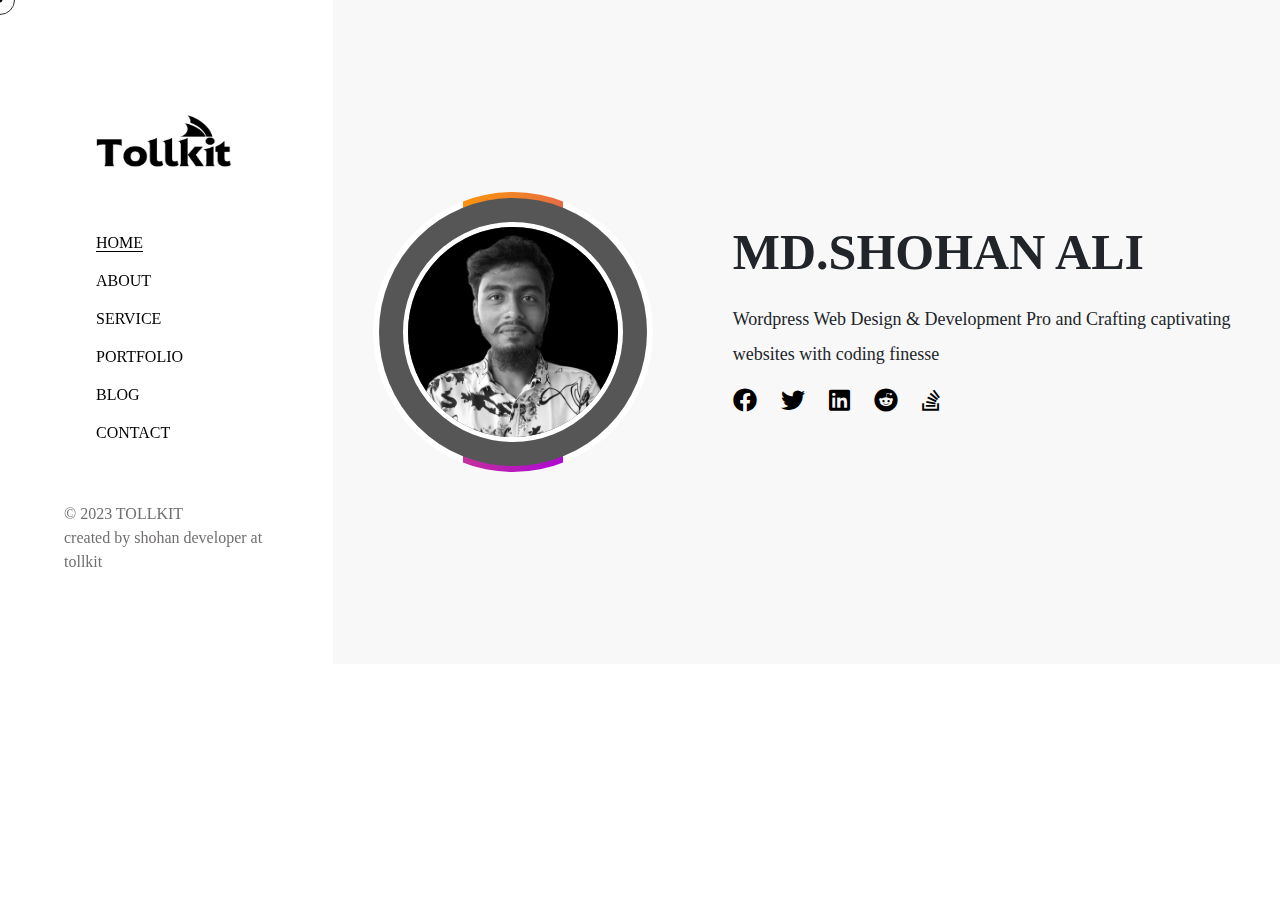
<file: portfolio/index.html>
<!DOCTYPE html>
<html lang="en">
<head>
    <meta charset="UTF-8">
    <meta http-equiv="X-UA-Compatible" content="IE=edge">
    <meta name="viewport" content="width=device-width, initial-scale=1.0">
    <title>Tollkit</title>
     <!--bootstrap cdn -->
     <link rel="stylesheet" href="css/bootstrap.min.css">
    <!-- font awasom cdn -->
    <link rel="stylesheet" href="css/all.min.css">
    <link rel="stylesheet" href="css/fontawesome.min.css">

    <!--custome style sheet-->
    <link rel="stylesheet" href="css/style.css">

</head>
<body>
<!-- mobile navber section start -->
<nav class="navbar navbar-expand-lg navbar-light bg-white" id="mobile_nav">
    <img src="img/logo.png" alt="" srcset="" class="logo_nav">
    <button class="navbar-toggler mt-3" type="button" data-bs-toggle="collapse" data-bs-target="#navbarSupportedContent" aria-controls="navbarSupportedContent" aria-label="Toggle navigation" id="mobile_icon">
        <span class="navbar-toggler-icon " ></span>
      </button>
    <div class="collapse navbar-collapse" id="navbarSupportedContent">
      <ul class="navbar-nav mb-2 mb-lg-0">
        <li class="nav-item">
          <a class="nav-link active" aria-current="page" href="index.html">HOME</a>
        </li>
        <li class="nav-item">
          <a class="nav-link active" aria-current="page" href="about.html">ABOUT</a>
        </li>
        <li class="nav-item">
          <a class="nav-link active" aria-current="page" href="service.html">SERVICE</a>
        </li>
        <li class="nav-item">
          <a class="nav-link active" aria-current="page" href="portfolio.html">PORTFOLIO</a>
        </li>
        <li class="nav-item">
          <a class="nav-link active" aria-current="page" href="blog.html">BLOG</a>
        </li>
        <li class="nav-item">
          <a class="nav-link active" aria-current="page" href="contact.html">CONTACT</a>
        </li>

      </ul>
    </div>
</nav>
<!-- mobile navber section stop -->





    <section style="height: auto; width:25%; background-color:#fff;">
        <div class="sideber">
            <img src="img/logo.png" alt="" srcset="" class="logo">
            <div class="menu">
                <ul class="menu_list">
                    <li class="menu_iteem"><a href="index.html"style="border-bottom: 1px solid black; width: 50px;">HOME</a></li>
                    <li class="menu_iteem"><a href="about.html">ABOUT</a></li>
                    <li class="menu_iteem"><a href="service.html">SERVICE</a></li>
                    <li class="menu_iteem"><a href="portfolio.html">PORTFOLIO</a></li>
                    <li class="menu_iteem"><a href="blog.html">BLOG</a></li>
                    <li class="menu_iteem"><a href="contact.html">CONTACT</a></li>
                </ul>
            </div>
            <div class="copyright">
                <p>
                    © 2023 TOLLKIT <br> created by shohan developer at <br> tollkit
                </p>
            </div>    
        </div>
    </section>
<!--second section start-->
    <section class="second_section">
        <div class="home_section">
            <!--image aniamtion-->
            <div class="image_animation">
                <div class="img_box">
                  <img src="img/shohan-web.jpg" alt="" >
                  <h2>Shohan Ali<br><span>Web designer</span></h2>
                  <a href="">Hire Me</a>
                </div>
              </div>
               <!--image aniamtion stop-->
        </div>
               <!--second section second depertment start-->
        <div class="text_section">
            <h1 class="text_sectionHead">MD.SHOHAN ALI</h1>
            <p>Wordpress Web Design & Development Pro and Crafting captivating websites with coding finesse</p>
                
        </div>
       <div class="social_icon">
           <a href=""><i class="fa-brands fa-facebook"></i></a>
           <a href=""><i class="fa-brands fa-twitter"></i></a>
           <a href=""><i class="fa-brands fa-linkedin"></i></a>
           <a href=""><i class="fa-brands fa-reddit"></i></a>
           <a href=""><i class="fa-brands fa-stack-overflow"></i></a>
       </div>
    </section>

    

<!-- coourser effect start  -->
<div class="cursor_one"></div>
<div class="cursor_two"></div>

<!--  coourser effect stop  -->
 
  <!--bootstrap js-->
<script src="js/bootstrap.bundle.min.js"></script>
<!-- custome style js   -->
<script src="js/style.js"></script>
    
</body>
</html>
</file>
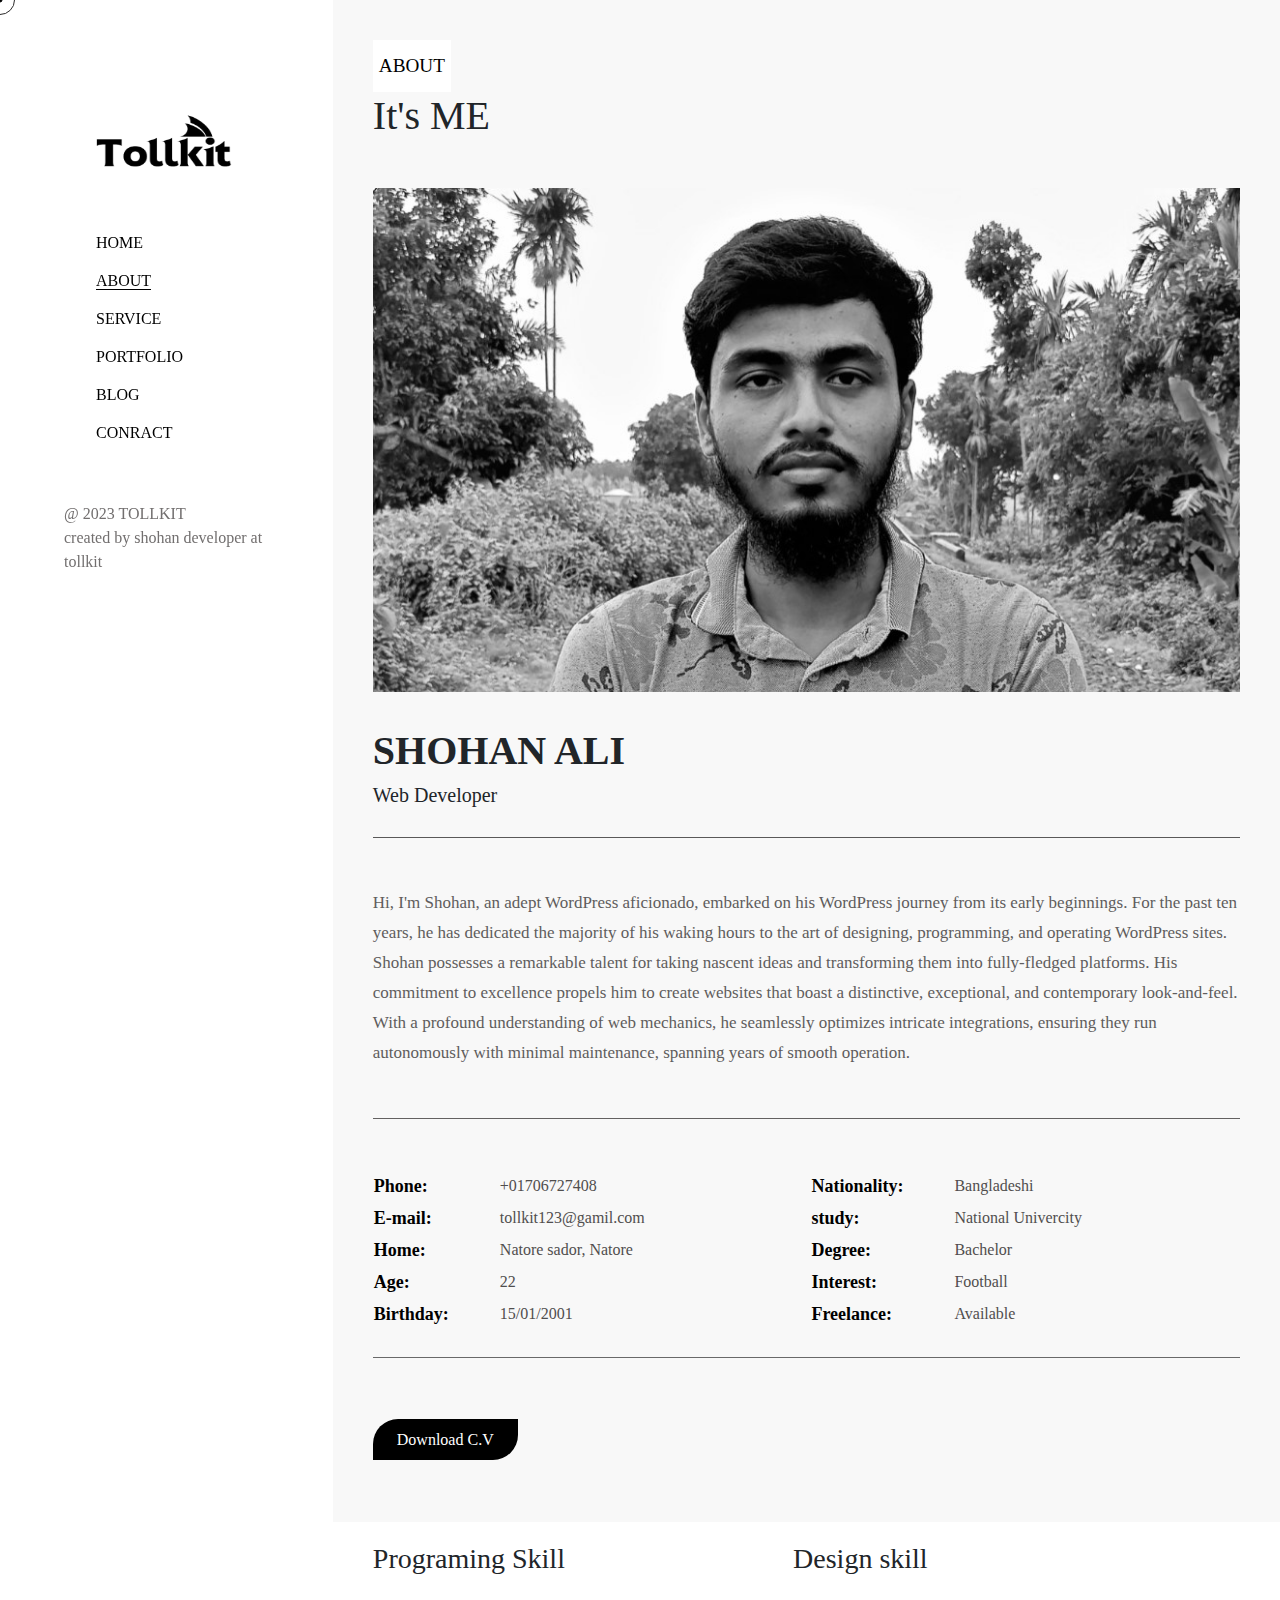
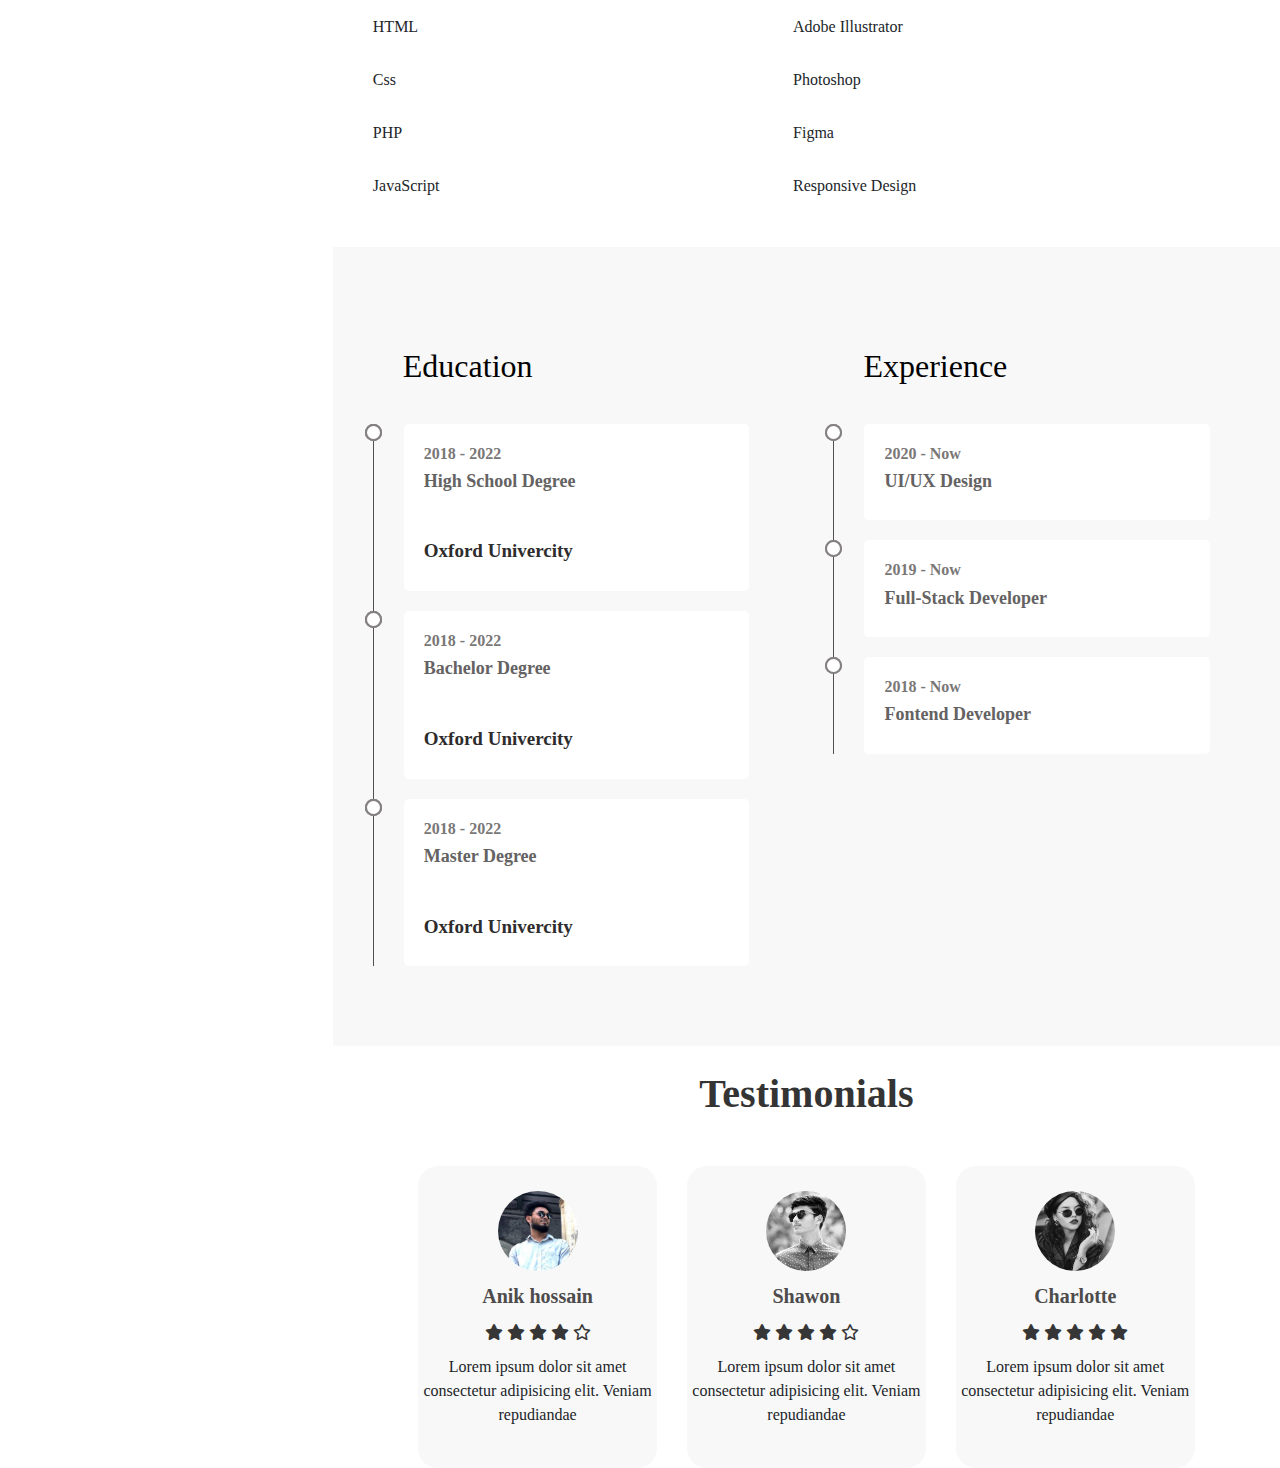
<file: portfolio/about.html>
<!DOCTYPE html>
<html lang="en">
<head>
    <meta charset="UTF-8">
    <meta http-equiv="X-UA-Compatible" content="IE=edge">
    <meta name="viewport" content="width=device-width, initial-scale=1.0">
    <title>Tollkit</title>
     <!--bootstrap cdn -->
     <link rel="stylesheet" href="css/bootstrap.min.css">
    <!-- font awasom cdn -->
    <link rel="stylesheet" href="css/all.min.css">
    <link rel="stylesheet" href="css/fontawesome.min.css">

    <!--coustome css-->
    <link rel="stylesheet" href="css/style.css">

</head>
<body> 
    <!-- mobile navber section start -->
<nav class="navbar navbar-expand-lg navbar-light bg-white" id="mobile_nav">
    <img src="img/logo.png" alt="" srcset="" class="logo_nav">
    <button class="navbar-toggler mt-3" type="button" data-bs-toggle="collapse" data-bs-target="#navbarSupportedContent" aria-controls="navbarSupportedContent" aria-label="Toggle navigation" id="mobile_icon">
        <span class="navbar-toggler-icon " ></span>
      </button>
    <div class="collapse navbar-collapse" id="navbarSupportedContent">
      <ul class="navbar-nav mb-2 mb-lg-0">
        <li class="nav-item">
          <a class="nav-link active" aria-current="page" href="index.html">HOME</a>
        </li>
        <li class="nav-item">
          <a class="nav-link active" aria-current="page" href="about.html">ABOUT</a>
        </li>
        <li class="nav-item">
          <a class="nav-link active" aria-current="page" href="service.html">SERVICE</a>
        </li>
        <li class="nav-item">
          <a class="nav-link active" aria-current="page" href="portfolio.html">PORTFOLIO</a>
        </li>
        <li class="nav-item">
          <a class="nav-link active" aria-current="page" href="blog.html">BLOG</a>
        </li>
        <li class="nav-item">
          <a class="nav-link active" aria-current="page" href="contact.html">CONTACT</a>
        </li>

      </ul>
    </div>
</nav>
<!-- mobile navber section stop -->


    <section style="height: auto; width: 25%; background-color:#fff;">
        <div class="sideber">
            <img src="img/logo.png" alt="" srcset="" class="logo">
            <div class="menu">
                <ul class="menu_list">
                    <li class="menu_iteem"><a href="index.html">HOME</a></li>
                    <li class="menu_iteem"><a href="about.html" style="border-bottom: 1px solid black; width: 50px;">ABOUT</a></li>
                    <li class="menu_iteem"><a href="service.html">SERVICE</a></li>
                    <li class="menu_iteem"><a href="portfolio.html">PORTFOLIO</a></li>
                    <li class="menu_iteem"><a href="blog.html">BLOG</a></li>
                    <li class="menu_iteem"><a href="contact.html">CONRACT</a></li>
                </ul>
            </div>
            <div class="copyright">
                <p>
                    @ 2023 TOLLKIT <br>
                    created by shohan developer at <br> tollkit
                </p>
            </div>    
        </div>
    </section>

<!--about section start-->
    <div class="about_section">
        <div class="simple_text">
            <button style="background-color: #fff; border: none; font-size:larger;">ABOUT</button>
            <h1>It's ME</h1>
        </div>
        <!-- image section start -->
        <div class="about_img">
            <img src="img/about img.jpg" alt="">
        </div>
        <!-- image section stop -->
        <div class=" simple_text2">
            <h1>SHOHAN ALI</h1><h6>Web Developer</h6>
            <p>Hi, I'm Shohan, an adept WordPress aficionado, embarked on his WordPress journey from its early beginnings. For the past ten years, he has dedicated the majority of his waking hours to the art of designing, programming, and operating WordPress sites. <br>
                 Shohan possesses a remarkable talent for taking nascent ideas and transforming them into fully-fledged platforms. His commitment to excellence propels him to create websites that boast a distinctive, exceptional, and contemporary look-and-feel. With a profound understanding of web mechanics, he seamlessly optimizes intricate integrations, ensuring they run autonomously with minimal maintenance, spanning years of smooth operation.</p>
        </div>

        <div style="border-bottom: 1px solid rgb(105, 105, 105); padding-bottom: 20px;">
            <div class="first_t">
                <table >
                    <tr><td class="data1">Phone: </td><td class="data2">+01706727408</td></tr>
                    <tr><td  class="data1">E-mail: </td><td class="data2">tollkit123@gamil.com</td></tr>
                    <tr><td  class="data1">Home: </td><td class="data2">Natore sador, Natore</td></tr>
                    <tr><td  class="data1">Age: </td><td class="data2">22</td></tr>
                    <tr><td  class="data1">Birthday: </td><td class="data2"> 15/01/2001</td></tr>
                </table>
            </div>
            <div class="second_t">
                <table>
                    <tr><td class="data1">Nationality: </td><td class="data2"> Bangladeshi</td></tr>
                    <tr><td class="data1">study: </td><td class="data2">National Univercity</td></tr>
                    <tr><td class="data1">Degree: </td><td class="data2">Bachelor</td></tr>
                    <tr><td class="data1">Interest: </td><td class="data2">Football</td></tr>
                    <tr><td class="data1"> Freelance: </td><td class="data2">Available</td></tr>
                </table>
            </div>
        </div>
        <div class="cv">
            
            <a href="img/SHOAHN ALI CV.jpg" target="_blank" download>Download C.V </a>
        </div>

    </div><!--About section dev-->
    <section  class="about_section_second">
        <div class="skill">
            <h3>Programing Skill</h3>
        <div class="bar">
            <div class="info">
                <span>HTML</span>
            </div>
            <div class="progress_line HTML"><span></span></div>
        </div>
        <div class="bar">
            <div class="info">
                <span>Css</span>
            </div>
            <div class="progress_line Css"><span></span></div>
        </div>
        <div class="bar">
            <div class="info">
                <span>PHP</span>
            </div>
            <div class="progress_line PHP"><span></span></div>
        </div>
        <div class="bar">
            <div class="info">
                <span>JavaScript</span>
            </div>
            <div class="progress_line JavaScript"><span></span></div>
        </div>
        </div><!--skill div-->

        <div class="skill">
            <h3>Design skill</h3>
            <div class="bar">
                <div class="info">
                    <span>Adobe Illustrator</span>
                </div>
                <div class="progress_line Illustrator"><span></span></div>
            </div>
            <div class="bar">
                <div class="info">
                    <span>Photoshop</span>
                </div>
                <div class="progress_line photoshop"><span></span></div>
            </div>
            <div class="bar">
                <div class="info">
                    <span>Figma</span>
                </div>
                <div class="progress_line Figma"><span></span></div>
            </div>  
            <div class="bar">
                <div class="info">
                    <span>Responsive Design</span>
                </div>
                <div class="progress_line Responsive"><span></span></div>
            </div>  
        </div>
        </section>

<!-- education and experience section start -->
       <div class="about_section">
        <!-- education section start -->
        <div class="row">
        <section class="col">
            <header class="title">
               <h2> Education</h2>
            </header>
            <div class="contents">

                <div class="box">
                    <h4>2018 - 2022</h4>
                    
                    <h3>High School Degree</h3>
                    <h2>Oxford Univercity</h2>
                    
                </div>
                <div class="box">
                    <h4>2018 - 2022</h4>
                    <h3>Bachelor Degree</h3>
                    <h2>Oxford Univercity</h2>
                    
                </div>
                <div class="box">
                    <h4>2018 - 2022</h4>
                    <h3>Master Degree</h3>
                    <h2>Oxford Univercity</h2>
                    
                </div>
            </div>
        </section>
        <!-- Education section stop -->
        <!-- Experience section start -->
        <section class="col">
            <header class="title">
               <h2> Experience</h2>
            </header>
            <div class="contents">

                <div class="box">
                    <h4>2020 - Now</h4>
                    <h3>UI/UX Design</h3>
                    
                </div>
                <div class="box">
                    <h4>2019 - Now</h4>
                    <h3>Full-Stack Developer</h3>
                    
                </div>
                <div class="box">
                    <h4>2018 - Now</h4>
                    <h3>Fontend Developer</h3>
                    
                </div>
            </div>
        </section>
        <!-- Experience section stop-->
    </div>
<!-- education and experience section start -->
       </div> <!-- about section div -->

       <!-- testmonial section start -->
       <section class="about_section_second">
       <div class="testmonials pt-4">
        <div class="innr">
            <h1>Testimonials</h1>
            <div class="row_testmonial">
                <div class="col_testmonial">
                    <div class="testmonial">
                        <img src="img/anik.jpg" alt="">
                        <div class="nam">Anik hossain</div>
                        <div class="star">
                            <i class="fas fa-star"></i>
                            <i class="fas fa-star"></i>
                            <i class="fas fa-star"></i>
                            <i class="fas fa-star"></i>
                            <i class="far fa-star"></i>
                        </div>
                        <p>Lorem ipsum dolor sit amet consectetur adipisicing elit. Veniam repudiandae</p>
                    </div>
                </div><!--collam div-->
                <div class="col_testmonial">
                    <div class="testmonial">
                        <img src="img/shawon.jpg" alt="">
                        <div class="nam">Shawon</div>
                        <div class="star">
                            <i class="fas fa-star"></i>
                            <i class="fas fa-star"></i>
                            <i class="fas fa-star"></i>
                            <i class="fas fa-star"></i>
                            <i class="far fa-star"></i>
                        </div>
                        <p>Lorem ipsum dolor sit amet consectetur adipisicing elit. Veniam repudiandae</p>
                    </div>
                </div><!--collam div-->
                <div class="col_testmonial">
                    <div class="testmonial">
                        <img src="img/women.jpg" alt="">
                        <div class="nam">Charlotte</div>
                        <div class="star">
                            <i class="fas fa-star"></i>
                            <i class="fas fa-star"></i>
                            <i class="fas fa-star"></i>
                            <i class="fas fa-star"></i>
                            <i class="fas fa-star"></i>
                        </div>
                        <p>Lorem ipsum dolor sit amet consectetur adipisicing elit. Veniam repudiandae</p>
                    </div>
                </div><!--collam div-->
            </div>
        </div>

       </div>
    </section>
       <!-- testmonial section stop -->



       

<!-- coourser effect start  -->
<div class="cursor_one"></div>
<div class="cursor_two"></div>

<!--  coourser effect stop  -->

  
  <!--bootstrap js-->
<script src="js/bootstrap.bundle.min.js"></script>
<!-- custome style js   -->
<script src="js/style.js"></script>
    
</body>
</html>
</file>
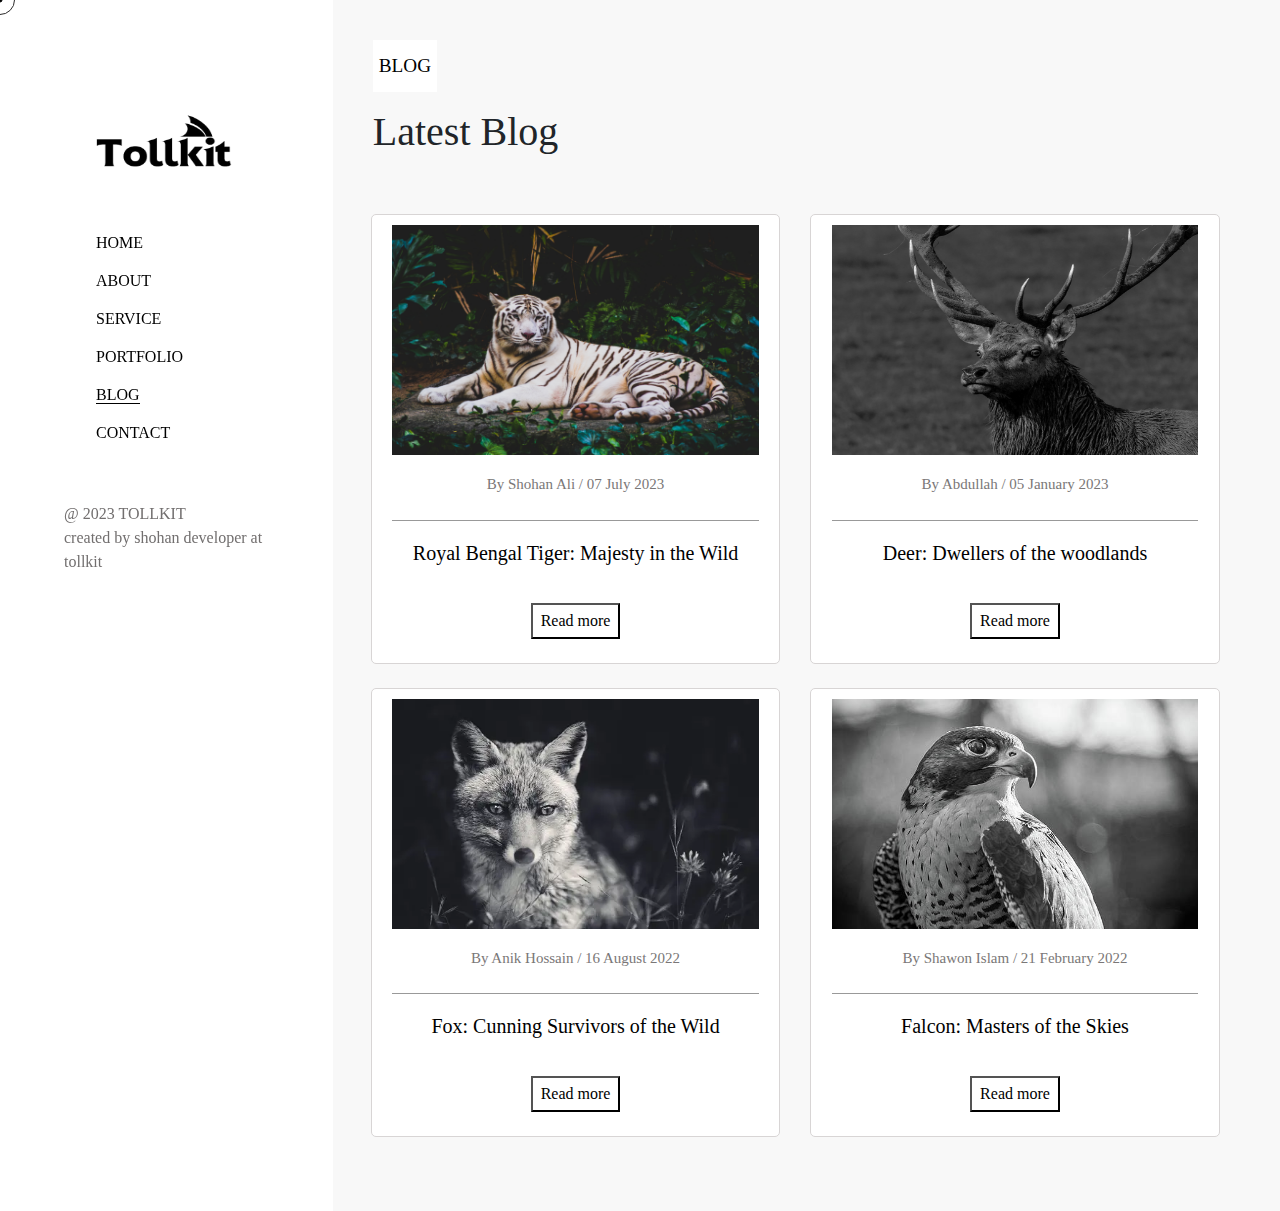
<file: portfolio/blog.html>
<!DOCTYPE html>
<html lang="en">
<head>
    <meta charset="UTF-8">
    <meta http-equiv="X-UA-Compatible" content="IE=edge">
    <meta name="viewport" content="width=device-width, initial-scale=1.0">
    <title>Tollkit</title>
     <!--bootstrap cdn -->
     <link rel="stylesheet" href="css/bootstrap.min.css">
    <!-- font awasom cdn -->
    <link rel="stylesheet" href="css/all.min.css">
    <link rel="stylesheet" href="css/fontawesome.min.css">

    <!--custome style sheet-->
    <link rel="stylesheet" href="css/style.css">

</head>
<body>


<!-- mobile navber section start -->
<nav class="navbar navbar-expand-lg navbar-light bg-white" id="mobile_nav">
  <img src="img/logo.png" alt="" srcset="" class="logo_nav">
  <button class="navbar-toggler mt-3" type="button" data-bs-toggle="collapse" data-bs-target="#navbarSupportedContent" aria-controls="navbarSupportedContent" aria-label="Toggle navigation" id="mobile_icon">
      <span class="navbar-toggler-icon " ></span>
    </button>
  <div class="collapse navbar-collapse" id="navbarSupportedContent">
    <ul class="navbar-nav mb-2 mb-lg-0">
      <li class="nav-item">
        <a class="nav-link active" aria-current="page" href="index.html">HOME</a>
      </li>
      <li class="nav-item">
        <a class="nav-link active" aria-current="page" href="about.html">ABOUT</a>
      </li>
      <li class="nav-item">
        <a class="nav-link active" aria-current="page" href="service.html">SERVICE</a>
      </li>
      <li class="nav-item">
        <a class="nav-link active" aria-current="page" href="portfolio.html">PORTFOLIO</a>
      </li>
      <li class="nav-item">
        <a class="nav-link active" aria-current="page" href="blog.html">BLOG</a>
      </li>
      <li class="nav-item">
        <a class="nav-link active" aria-current="page" href="contact.html">CONTACT</a>
      </li>

    </ul>
  </div>
</nav>
<!-- mobile navber section stop -->
<!-- first section start -->
    <section class="first_sec" style="height: auto; width:25%; background-color:#fff;">
        <div class="sideber">
            <img src="img/logo.png" alt="" srcset="" class="logo">
            <div class="menu">
                <ul class="menu_list">
                    <li class="menu_iteem"><a href="index.html">HOME</a></li>
                    <li class="menu_iteem"><a href="about.html">ABOUT</a></li>
                    <li class="menu_iteem"><a href="service.html">SERVICE</a></li>
                    <li class="menu_iteem"><a href="portfolio.html">PORTFOLIO</a></li>
                    <li class="menu_iteem"><a href="blog.html" style="border-bottom: 1px solid black; width: 50px;">BLOG</a></li>
                    <li class="menu_iteem"><a href="contact.html">CONTACT</a></li>
                </ul>
            </div>
            <div class="copyright">
                <p>
                    @ 2023 TOLLKIT <br> created by shohan developer at <br> tollkit
                </p>
            </div>    
        </div>
    </section>
    <!-- first section stop -->
<!--second section start-->
   <!--about section start-->
   <div class="about_section">
    <div class="simple_text">
      <button style="background-color: #fff; border: none; font-size:larger;" class="mb-3">BLOG</button>
      <h1>Latest Blog</h1>
    </div>

    <div class="row" id="service_row">

      <!-- tiger blog section start -->
      <div class=" col blog_col mb-4" id="service_col">   
        <div class="blog_img"><img  src="img/tiger.jpg" alt=""></div>
        <div class="name_date"><p>By Shohan Ali / 07 July 2023</p></div>
          <div class="service_details blog_heading"><h5>Royal Bengal Tiger: Majesty in the Wild</h5>
<!-- read more popup section start -->
          <div class="read_more_option">
            <div class="service_name"><h3 class="mb-4">Royal Bengal Tiger</h3></div>
            <img src="img/tiger.jpg" alt="">
            <p class="mt-5">
              
              
              Introduction:<br><br>
              In the dense forests of the Indian subcontinent, a majestic and iconic predator roams with an air of regality—the Royal Bengal Tiger. Renowned for its awe-inspiring beauty, strength, and grace, the Royal Bengal Tiger (Panthera tigris tigris) stands as a symbol of power and resilience. In this article, we delve into the captivating world of the Royal Bengal Tiger, exploring its habitat, physical attributes, behavior, and conservation status. <br><br>


              
              1. Habitat and Distribution:
              The Royal Bengal Tiger finds its home in the lush and varied landscapes of India, Bangladesh, Nepal, and Bhutan. It thrives in habitats such as mangrove swamps, tropical rainforests, grasslands, and mixed grassland-forests. These magnificent creatures are remarkably adaptable and have even been known to reside in areas close to human settlements. <br><br>


              
              2. Physical Appearance:
              The Royal Bengal Tiger boasts an enchanting appearance that commands attention. It exhibits a robust and muscular build, with males weighing up to 500 pounds (227 kilograms) and measuring around 10 feet (3 meters) in length, including their tail. Females are slightly smaller in comparison. Their vibrant orange to reddish-orange fur is adorned with characteristic dark, vertical stripes that provide effective camouflage in their natural habitat. <br><br>

              
              3. Behavior and Lifestyle:
              As solitary creatures, Royal Bengal Tigers establish and fiercely defend their territories, which can span several square miles. They are primarily nocturnal hunters, utilizing their acute senses to stealthily navigate their surroundings. These apex predators possess exceptional strength and agility, enabling them to take down prey significantly larger than themselves. Deer, wild boars, and even water buffalo are among their preferred targets. <br><br>


              
              4. Conservation Status and Threats:
              Despite their regal stature, Royal Bengal Tigers face numerous challenges in their survival. They are classified as endangered by the IUCN, with habitat loss and fragmentation being significant threats. Rapid deforestation, encroachment by human settlements, and poaching for their highly valued body parts pose grave dangers to their populations. Conservation efforts, such as the establishment of protected areas, anti-poaching measures, and community engagement, play a vital role in safeguarding these magnificent creatures. <br><br>


              
              5. Cultural and Symbolic Significance:
              The Royal Bengal Tiger holds a revered place in the cultural fabric of the Indian subcontinent. It has been celebrated in folklore, literature, art, and even national emblems. Its depiction as a symbol of strength, courage, and wisdom resonates deeply within the hearts of people. Recognizing its significance, conservation initiatives aim not only to protect the species but also to preserve the cultural heritage associated with it. <br><br>
              
              Conclusion:
              The Royal Bengal Tiger, with its captivating presence and indomitable spirit, remains an emblem of wild magnificence. As we navigate the challenges of conserving this iconic species, it is essential to recognize the crucial role these apex predators play in maintaining the delicate balance of ecosystems. By safeguarding the Royal Bengal Tiger and its habitat, we not only ensure the survival of a magnificent creature but also safeguard the natural heritage that defines our world.
              
              
              
              
              </p>
          </div>
<!-- read more popup section stop -->
          <button class="red_buttn mb-4" >Read more</button>
        </div><!--service_details div-->
      </div><!--service col div-->
      <!-- tiger blog section stop -->
      <!-- tiger blog section start -->
      <div class=" col blog_col mb-4" id="service_col">   
        <div class="blog_img"><img  src="img/dear3.jpg" alt=""></div>
        <div class="name_date"><p>By Abdullah / 05 January 2023</p></div>
          <div class="service_details blog_heading"><h5>Deer: Dwellers of the woodlands </h5>
<!-- read more popup section start -->
          <div class="read_more_option">
            <div class="service_name"><h3 class="mb-4">Deer</h3></div>
            <img src="img/dear3.jpg" alt="">
            <p class="mt-5">
              
              
              Introduction:<br><br>
              In the serene realms of woodlands and meadows, a diverse family of herbivores known as deer captivates with their elegance and agility. From the mighty elk to the delicate roe deer, these fascinating creatures have carved a niche in ecosystems worldwide. In this article, we explore the enchanting world of deer, their habitat, physical attributes, behavior, and ecological significance. <br><br>


              
              1. Habitat and Distribution:
              Deer inhabit a wide range of habitats, from dense forests to open grasslands and mountainous regions. They are found on almost every continent, with exceptions being Antarctica and Australia. The specific species and their adaptability determine the precise ecosystems they call home. <br><br>


              
              2. Physical Appearance:
              Deer exhibit a remarkable array of physical features that contribute to their charm and survival. While sizes and coloration vary across species, they typically possess slender bodies, elongated limbs, and graceful movements. Both males and females often sport antlers, which are shed and regrown annually, serving as displays of dominance and weapons during mating rituals. <br><br>

              
              3.Behavior and Lifestyle:
              Deer are primarily crepuscular or nocturnal, though some species are active during the day. They have developed keen senses, including sharp eyesight and acute hearing, to detect potential threats. Many deer species are migratory, undertaking seasonal journeys in search of better foraging grounds or to escape harsh weather conditions. Their social structures range from solitary individuals to small family groups or larger herds, depending on the species. <br><br>


              
              4.Feeding Habits:
              Deer are herbivores and display a broad dietary range, feeding on grasses, leaves, twigs, fruits, and even bark. Their digestive systems are adapted to efficiently extract nutrients from plant material. Some deer species, such as the moose, have unique adaptations, such as a specialized diet of aquatic vegetation. <br><br>


              
              5. Ecological Significance:
              As herbivores, deer play a crucial role in shaping ecosystems. They contribute to seed dispersal through consumption and subsequent dispersal in their droppings. Additionally, deer influence plant communities through selective grazing, which can impact forest regeneration and overall biodiversity. They are also an important prey species for carnivores, forming a vital link in the food chain.<br><br>
              
              Conclusion:
              The world of deer encompasses a rich tapestry of species, each with its unique adaptations and ecological contributions. From their graceful appearance to their role as ecosystem influencers, deer have rightfully earned their place in the natural landscape. By appreciating and conserving these gentle herbivores, we not only safeguard the biodiversity of our planet but also ensure the harmonious balance of the wild habitats they call home.           
              </p>
          </div>
<!-- read more popup section stop -->
          <button class="red_buttn mb-4" >Read more</button>
        </div><!--service_details div-->
      </div><!--service col div-->
      <!-- tiger blog section stop -->
      <!-- tiger blog section start -->
      <div class=" col blog_col mb-4" id="service_col">   
        <div class="blog_img"><img  src="img/fox.png" alt=""></div>
        <div class="name_date"><p>By Anik Hossain / 16 August 2022</p></div>
          <div class="service_details blog_heading"><h5>Fox: Cunning Survivors of the Wild</h5>
<!-- read more popup section start -->
          <div class="read_more_option">
            <div class="service_name"><h3 class="mb-4">Fox</h3></div>
            <img src="img/fox.png" alt="">
            <p class="mt-5">
              
              
              Introduction:<br><br>
              In the enchanting world of woodlands and fields, a cunning and adaptable creature thrives—the fox. Known for their intelligence, agility, and striking appearance, foxes have captivated human imagination for centuries. In this article, we delve into the intriguing world of foxes, exploring their habitat, physical attributes, behavior, and ecological significance.<br><br>


              
              1. Habitat and Distribution:
              Foxes are found across diverse habitats worldwide, including forests, grasslands, deserts, and even urban environments. They have a wide distribution, inhabiting regions of North America, Europe, Asia, and Africa. Each fox species has specific habitat preferences and adaptations that allow them to thrive in various environments. <br><br>


              
              2. Physical Appearance:
              Foxes display a wide range of sizes and colorations, depending on the species. They have slender bodies, pointed muzzles, and bushy tails. Most foxes have dense fur that provides insulation in harsh weather conditions. Their fur coloration varies from red and gray to silver, black, and even white, allowing for effective camouflage in their respective habitats. <br><br>

              
              3. Behavior and Lifestyle:
              Foxes are known for their intelligence and adaptability, allowing them to survive in various environments. They are primarily crepuscular or nocturnal, being most active during twilight hours. Foxes are solitary animals, with the exception of the breeding season when they form monogamous pairs. They communicate through vocalizations, body language, and scent marking. <br><br>


              
              4. Conservation Status and Threats:
              Foxes are omnivores with a diverse diet. They are skilled hunters, preying on small mammals, birds, reptiles, and insects. Additionally, foxes are opportunistic scavengers, capable of adapting their diet to include fruits, berries, and even human waste in urban areas. <br><br>


              
              5. Cultural and Symbolic Significance:
              Foxes play a vital role in maintaining ecosystem balance. As predators, they help regulate populations of small mammals and control pest species. Foxes also contribute to seed dispersal through their dietary habits, aiding in the propagation of plant species. Additionally, they serve as hosts for certain parasites, contributing to the intricate web of interactions within their ecosystems. <br><br>
              
              6. Conservation and Threats:
              The conservation status of foxes varies among species. While some species are abundant and adaptable, others face threats due to habitat loss, fragmentation, and hunting. Foxes often come into conflict with humans when they raid poultry farms or dwell in urban areas. Conservation efforts focus on protecting their natural habitats, promoting coexistence with human populations, and managing hunting practices sustainably.<br><br>


              Conclusion:
              Foxes, with their cunning nature and adaptable lifestyles, embody the resilience and ingenuity required to thrive in diverse environments. Their role as predators and seed dispersers contributes to the intricate tapestry of our ecosystems. By understanding and appreciating these fascinating creatures, we can work towards their conservation, ensuring that the wild remains enriched by the presence of these clever and resourceful survivors.
              
              
              
              
              </p>
          </div>
<!-- read more popup section stop -->
          <button class="red_buttn mb-4" >Read more</button>
        </div><!--service_details div-->
      </div><!--service col div-->
      <!-- tiger blog section stop -->
      <!-- tiger blog section start -->
      <div class=" col blog_col mb-4" id="service_col">   
        <div class="blog_img"><img  src="img/falcon.jpg" alt=""></div>
        <div class="name_date"><p>By Shawon Islam / 21 February 2022</p></div>
          <div class="service_details blog_heading"><h5>Falcon: Masters of the Skies</h5>
<!-- read more popup section start -->
          <div class="read_more_option">
            <div class="service_name"><h3 class="mb-4">Falcon</h3></div>
            <img src="img/falcon.jpg" alt="">
            <p class="mt-5">
              
              
              Introduction:<br><br>
              In the vast expanse of the sky, a majestic and formidable hunter soars—the falcon. With their astonishing speed, aerial prowess, and keen eyesight, falcons have long captivated human imagination. In this article, we delve into the fascinating world of falcons, exploring their habitat, physical attributes, behavior, and remarkable adaptations that make them the masters of the skies. <br><br>


              
              1. Habitat and Distribution:
              Falcons can be found in various habitats across the globe, from deserts and grasslands to mountains and forests. They have a wide distribution, inhabiting regions of North America, Europe, Asia, Africa, and Australia. Different species of falcons exhibit specific habitat preferences, adapting to their surroundings to maximize their hunting success. <br><br>


              
              2. Physical Appearance:
              Falcons possess sleek and aerodynamic bodies that are perfectly designed for their high-speed flight. They have long, pointed wings and a narrow, hooked beak that enables them to swiftly capture and kill their prey. Their plumage varies across species, displaying a range of colors and patterns, including shades of brown, gray, and white, often with distinct markings. <br><br>

              
              3. Behavior and Lifestyle:
              Falcons are renowned for their exceptional hunting skills and remarkable speed. They are considered some of the fastest birds in the world, capable of diving at incredible velocities during hunting flights. Falcons primarily feed on other birds, capturing them mid-air with swift and precise aerial maneuvers. Their diet may also include small mammals, insects, and reptiles. <br><br>


              
              4. Conservation Status and Threats:
              Falcons possess several adaptations that make them highly adept in flight. Their long and pointed wings provide excellent maneuverability and minimize drag. Falcons also have exceptional eyesight, allowing them to spot prey from great distances while in flight. Their strong talons and sharp beaks enable them to grasp and kill their quarry swiftly and efficiently. <br><br>


              
              5. Cultural and Symbolic Significance:
              Falcons are generally solitary birds, with some species forming pairs during the breeding season. They establish and fiercely defend territories, which they patrol from the air to spot potential prey. Falcons are highly territorial and engage in elaborate aerial displays as part of their courtship rituals. <br><br>

              6. Conservation and Threats:
              The conservation status of falcons varies among species, with some facing threats due to habitat loss, pollution, and persecution. Human activities, such as deforestation and urbanization, can disrupt their natural habitats and nesting sites. Conservation efforts focus on protecting their habitats, raising awareness about their importance, and implementing measures to reduce human-wildlife conflicts. <br><br>
              
              Conclusion:
              Falcons, with their unparalleled aerial prowess and hunting abilities, reign supreme in the skies. Their adaptations for flight, lightning-fast speed, and remarkable vision make them formidable predators. By understanding and appreciating these magnificent creatures, we can work towards their conservation, ensuring that the skies remain alive with the grace and mastery of these majestic falcons.
              
              
              
              
              </p>
          </div>
<!-- read more popup section stop -->
          <button class="red_buttn mb-4" >Read more</button>
        </div><!--service_details div-->
      </div><!--service col div-->
      <!-- tiger blog section stop -->




  </div><!--service row div-->

</div><!--About section dev-->






 <!-- popup section start  -->
 <div class="popup_parent">
  <div class="popup_content">
    <div class="popup_header">
      <span class="close_icon"><i class="fa-regular fa-circle-xmark"></i></span>
    </div>
    <div class="popup_body">
      <p>Tollkit Web Development Agency is a renowned provider of top-notch web development services. Our experienced team of developers. designers, and digital strategists collaborates closely with clients to create stunning and functional websites that meet their unique requirements. From responsive design to custom web applications, we leverage the latest technologies and industry best practices to deliver exceptional results. Our expertise spans across various platforms and frameworks, including HTML5, CSS3, JavaScript, PHP, and WordPress. With a strong focus on user experience and conversion optimization, we ensure that your website not only looks impressive but also drives tangible business results. Trust us to elevate your online presence and propel your digital success.</p>
    </div>
    <div class="popup_footer">
      <button class="popup_close_butn">close</button>
    </div>
  </div>
</div>
<!-- popup section stop  -->

<!-- coourser effect start  -->
  <div class="cursor_one"></div>
  <div class="cursor_two"></div>
<!--  coourser effect stop  -->   
<!--bootstrap js-->
<script src="js/bootstrap.bundle.min.js"></script>
  <!-- custome style js   -->
<script src="js/style.js"></script>
<script src="js/service.js"></script>

</body>
</html>
</file>
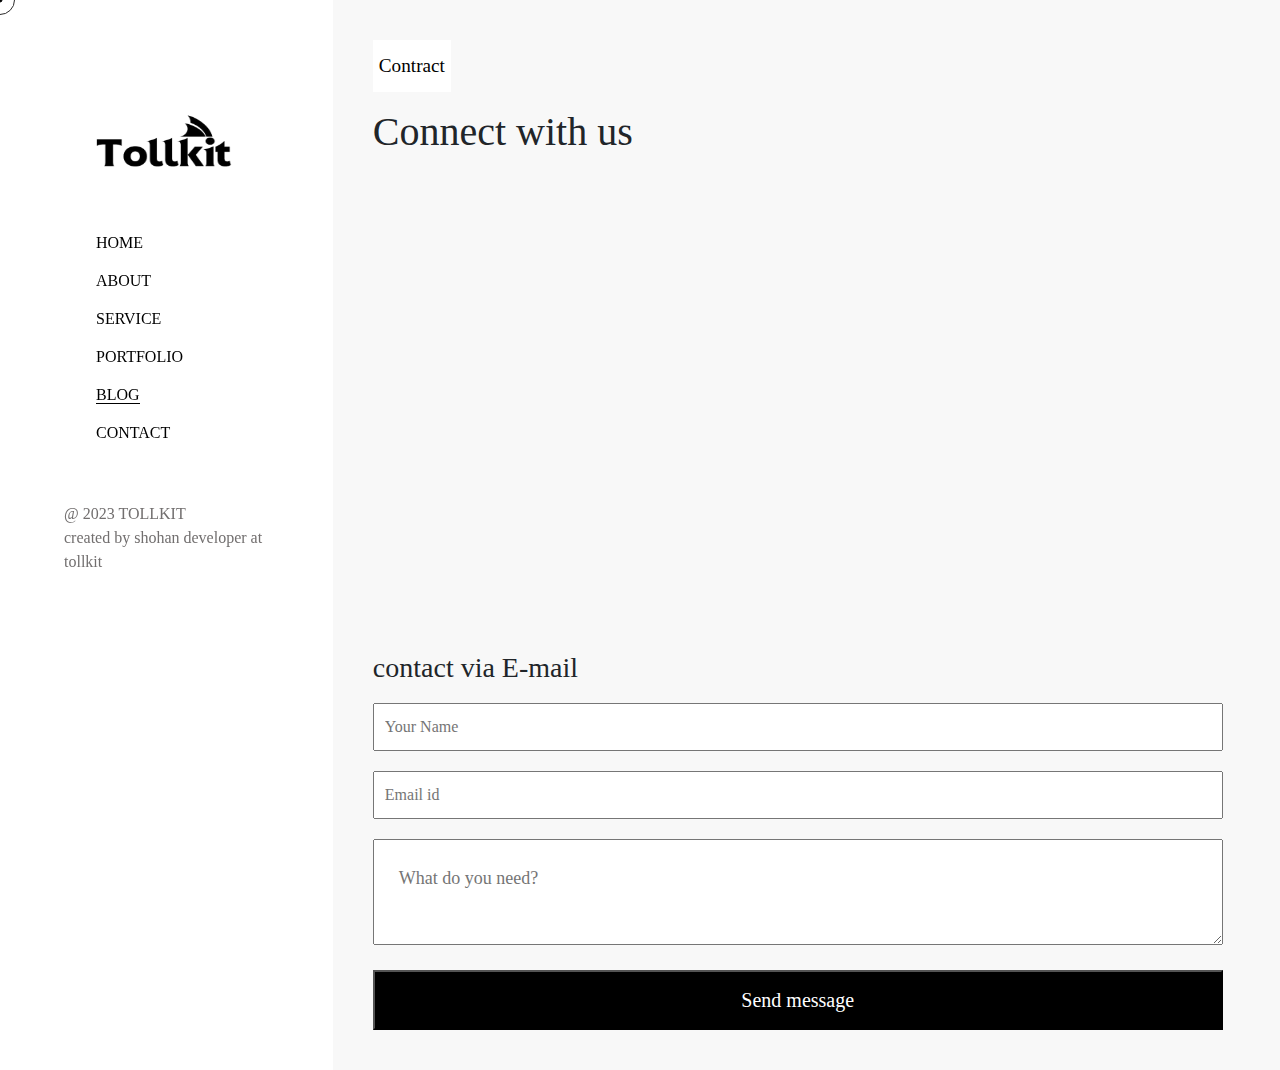
<file: portfolio/contact.html>
<!DOCTYPE html>
<html lang="en">
<head>
    <meta charset="UTF-8">
    <meta http-equiv="X-UA-Compatible" content="IE=edge">
    <meta name="viewport" content="width=device-width, initial-scale=1.0">
    <title>Tollkit</title>
     <!--bootstrap cdn -->
     <link rel="stylesheet" href="css/bootstrap.min.css">
    <!-- font awasom cdn -->
    <link rel="stylesheet" href="css/all.min.css">
    <link rel="stylesheet" href="css/fontawesome.min.css">

    <!--custome style sheet-->
    <link rel="stylesheet" href="css/style.css">

</head>
<body>

<!-- mobile navber section start -->
<nav class="navbar navbar-expand-lg navbar-light bg-white" id="mobile_nav">
    <img src="img/logo.png" alt="" srcset="" class="logo_nav">
    <button class="navbar-toggler mt-3" type="button" data-bs-toggle="collapse" data-bs-target="#navbarSupportedContent" aria-controls="navbarSupportedContent" aria-label="Toggle navigation" id="mobile_icon">
        <span class="navbar-toggler-icon " ></span>
      </button>
    <div class="collapse navbar-collapse" id="navbarSupportedContent">
      <ul class="navbar-nav mb-2 mb-lg-0">
        <li class="nav-item">
          <a class="nav-link active" aria-current="page" href="index.html">HOME</a>
        </li>
        <li class="nav-item">
          <a class="nav-link active" aria-current="page" href="about.html">ABOUT</a>
        </li>
        <li class="nav-item">
          <a class="nav-link active" aria-current="page" href="service.html">SERVICE</a>
        </li>
        <li class="nav-item">
          <a class="nav-link active" aria-current="page" href="portfolio.html">PORTFOLIO</a>
        </li>
        <li class="nav-item">
          <a class="nav-link active" aria-current="page" href="blog.html">BLOG</a>
        </li>
        <li class="nav-item">
          <a class="nav-link active" aria-current="page" href="contact.html">CONTACT</a>
        </li>

      </ul>
    </div>
</nav>
<!-- mobile navber section stop -->
<!-- first section start -->
    <section class="first_sec" style="height: auto; width:25%; background-color:#fff;">
        <div class="sideber">
            <img src="img/logo.png" alt="" srcset="" class="logo">
            <div class="menu">
                <ul class="menu_list">
                    <li class="menu_iteem"><a href="index.html">HOME</a></li>
                    <li class="menu_iteem"><a href="about.html">ABOUT</a></li>
                    <li class="menu_iteem"><a href="service.html">SERVICE</a></li>
                    <li class="menu_iteem"><a href="portfolio.html">PORTFOLIO</a></li>
                    <li class="menu_iteem"><a href="blog.html" style="border-bottom: 1px solid black; width: 50px;">BLOG</a></li>
                    <li class="menu_iteem"><a href="contact.html">CONTACT</a></li>
                </ul>
            </div>
            <div class="copyright">
                <p>
                    @ 2023 TOLLKIT <br> created by shohan developer at <br> tollkit
                </p>
            </div>    
        </div>
    </section>
    <!-- first section stop -->
<!--second section start-->
   <!--about section start-->
   <div class="about_section">
    <div class="simple_text">
      <button style="background-color: #fff; border: none; font-size:larger;" class="mb-3">Contract</button>
      <h1>Connect with us</h1>
    </div>


    <!-- map section start -->
<div class="tollkit_map">
    <iframe
  iframe src="https://www.google.com/maps/embed?pb=!1m18!1m12!1m3!1d3633.2337886038467!2d88.97231827453923!3d24.40794426321713!2m3!1f0!2f0!3f0!3m2!1i1024!2i768!4f13.1!3m3!1m2!1s0x39fc11258bd03891%3A0x69a05cc3b3ab21c!2sTOLLKIT%20IT%20SOLUTION!5e0!3m2!1sen!2sbd!4v1688539442394!5m2!1sen!2sbd" style="border:0;" allowfullscreen="" loading="lazy" >
</iframe>
</div>

<!-- map section stop -->
<form>
  <h3>contact via E-mail</h3>
  <input type="text" id="fromName" placeholder="Your Name">
  <input type="email" id="fromEmail" placeholder="Email id">
<textarea id="fromMessage" placeholder="What do you need?"></textarea>
<button type="submit">Send message</button>
</form>



</div><!--About section dev-->


<!-- coourser effect start  -->
  <div class="cursor_one"></div>
  <div class="cursor_two"></div>
<!--  coourser effect stop  -->   
<!--bootstrap js-->
<script src="js/bootstrap.bundle.min.js"></script>
  <!-- custome style js   -->
<script src="js/style.js"></script>
<script src="js/service.js"></script>

</body>
</html>
</file>
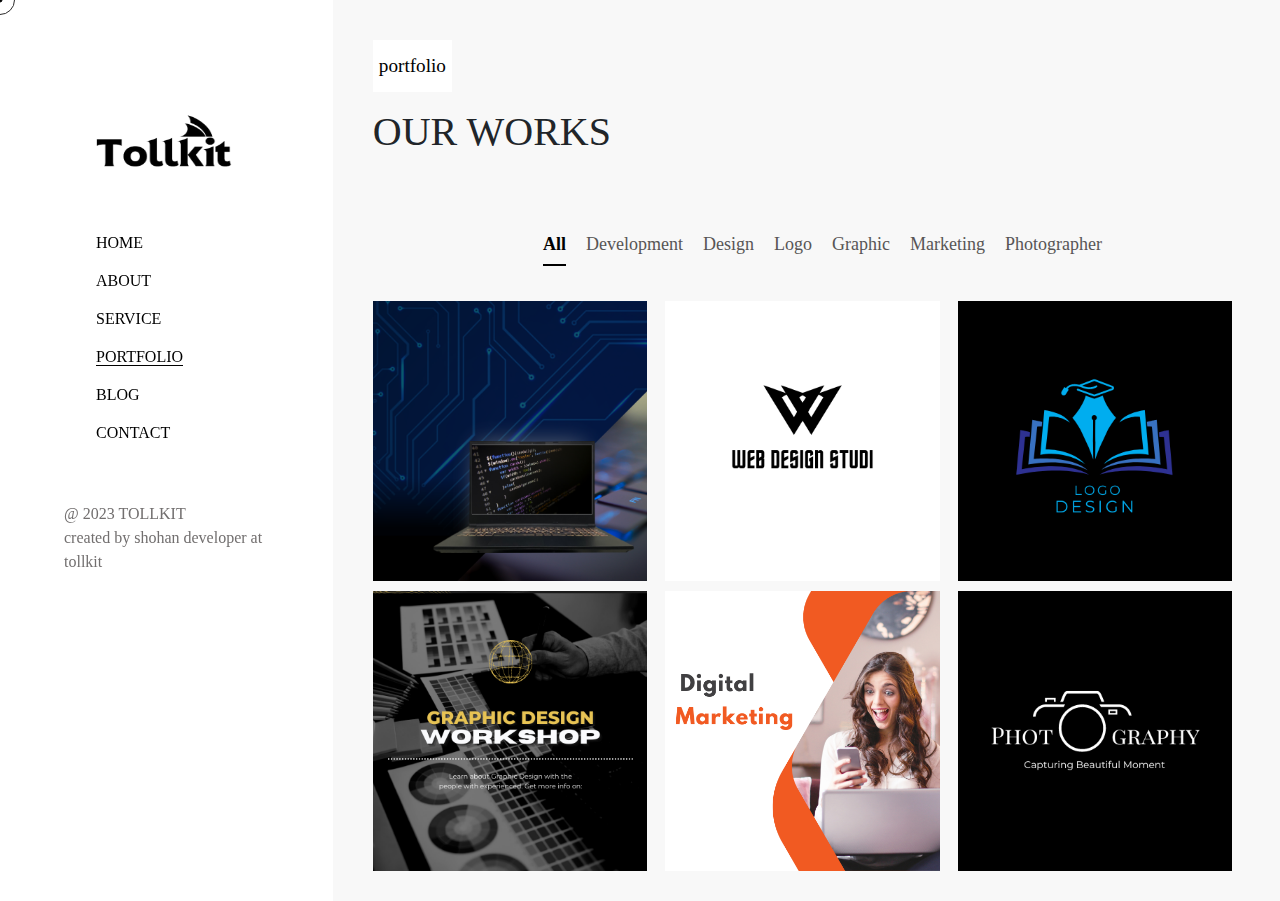
<file: portfolio/portfolio.html>
<!DOCTYPE html>
<html lang="en">
<head>
    <meta charset="UTF-8">
    <meta http-equiv="X-UA-Compatible" content="IE=edge">
    <meta name="viewport" content="width=device-width, initial-scale=1.0">
    <title>Tollkit</title>
     <!--bootstrap cdn -->
     <link rel="stylesheet" href="css/bootstrap.min.css">
    <!-- font awasom cdn -->
    <link rel="stylesheet" href="css/all.min.css">
    <link rel="stylesheet" href="css/fontawesome.min.css">

    <!--custome style sheet-->
    <link rel="stylesheet" href="css/style.css">

</head>
<body>


<!-- mobile navber section start -->
<nav class="navbar navbar-expand-lg navbar-light bg-white" id="mobile_nav">
  <img src="img/logo.png" alt="" srcset="" class="logo_nav">
  <button class="navbar-toggler mt-3" type="button" data-bs-toggle="collapse" data-bs-target="#navbarSupportedContent" aria-controls="navbarSupportedContent" aria-label="Toggle navigation" id="mobile_icon">
      <span class="navbar-toggler-icon " ></span>
    </button>
  <div class="collapse navbar-collapse" id="navbarSupportedContent">
    <ul class="navbar-nav mb-2 mb-lg-0">
      <li class="nav-item">
        <a class="nav-link active" aria-current="page" href="index.html">HOME</a>
      </li>
      <li class="nav-item">
        <a class="nav-link active" aria-current="page" href="about.html">ABOUT</a>
      </li>
      <li class="nav-item">
        <a class="nav-link active" aria-current="page" href="service.html">SERVICE</a>
      </li>
      <li class="nav-item">
        <a class="nav-link active" aria-current="page" href="portfolio.html">PORTFOLIO</a>
      </li>
      <li class="nav-item">
        <a class="nav-link active" aria-current="page" href="blog.html">BLOG</a>
      </li>
      <li class="nav-item">
        <a class="nav-link active" aria-current="page" href="contact.html">CONTACT</a>
      </li>

    </ul>
  </div>
</nav>
<!-- mobile navber section stop -->
<!-- first section start -->
    <section class="first_sec" style="height: auto; width:25%; background-color:#fff;">
        <div class="sideber">
            <img src="img/logo.png" alt="" srcset="" class="logo">
            <div class="menu">
                <ul class="menu_list">
                    <li class="menu_iteem"><a href="index.html">HOME</a></li>
                    <li class="menu_iteem"><a href="about.html">ABOUT</a></li>
                    <li class="menu_iteem"><a href="service.html">SERVICE</a></li>
                    <li class="menu_iteem"><a href="portfolio.html" style="border-bottom: 1px solid black; width: 50px;">PORTFOLIO</a></li>
                    <li class="menu_iteem"><a href="blog.html">BLOG</a></li>
                    <li class="menu_iteem"><a href="contact.html">CONTACT</a></li>
                </ul>
            </div>
            <div class="copyright">
                <p>
                    @ 2023 TOLLKIT <br> created by shohan developer at <br> tollkit
                </p>
            </div>    
        </div>
    </section>
    <!-- first section stop -->
<!--second section start-->
   <!--about section start-->
   <div class="about_section">
    <div class="simple_text">
        <button style="background-color: #fff; border: none; font-size:larger;" class="mb-3">portfolio</button>
        <h1>OUR WORKS</h1>
    </div>
  <!-- simple text stop -->


<!-- portfolio image filteraing system start -->
<div class="portfolio_image_gallery"><!-- main container -->
  <div class="imageButns"><!-- btns -->
    <ul>
      <li class="imgBtn active " data-filter="all">All</li>
      <li class="imgBtn" data-filter="develop">Development</li>
      <li class="imgBtn" data-filter="design">Design</li>
      <li class="imgBtn" data-filter="logo">Logo</li>
      <li class="imgBtn" data-filter="graphic">Graphic</li>
      <li class="imgBtn" data-filter="marketing">Marketing</li>
      <li class="imgBtn" data-filter="photographer">Photographer</li>
    </ul>
  </div>
  <!-- imageButns section/btns section end -->
<div class="portfolio_filter_image"><!--gallery-->


  <div class="portfolio_image_card" data-item="develop"><!--card-->
    <div class="portfolio_imgBox">
      <img src="img/Development for portfolio.png" alt="">
    </div>
    <div class="imgText">
  <!--popup section start-->
  <div class="service_details">
    <!-- read more section start -->
          <div class="read_more_option"  style="display: none;">
            <div class="service_name"><h3 class="mb-4">Web Development</h3></div>
            <img src="img/Dark Blue And Yellow Modern Web Development Instagram Post.png" alt="">
            <p class="mt-5">Lorem ipsum dolor sit amet consectetur adipisicing elit. Delectus deleniti nihil dicta quasi fugiat tenetur reiciendis, aut, ea dolor quisquam, eius inventore laboriosam dolores excepturi eos. Deserunt nam eveniet totam?</p>
          </div>
    <!-- read more section stop -->
          <button class="view_details">view details</button>
        </div><!--service_details div-->
<!--popup section stop-->
    </div>
  </div>

  <div class="portfolio_image_card" data-item="design">
    <div class="portfolio_imgBox">
      <img src="img/design for portfolio.png" alt="">
    </div>
    <div class="imgText">
  <!--popup section start-->
  <div class="service_details">
    <!-- read more section start -->
          <div class="read_more_option"  style="display: none;">
            <div class="service_name"><h3 class="mb-4">Web Design</h3></div>
            <img src="img/1.png" alt="">
            <p class="mt-5">Lorem ipsum dolor sit amet consectetur, adipisicing elit. Culpa, quis. Quod accusantium neque exercitationem! Eum repellendus corrupti autem, debitis dolorem laborum? Autem fugiat dolore suscipit, distinctio aliquid ducimus fuga nostrum.</p>
          </div>
    <!-- read more section stop -->
          <button class="view_details">view details</button>
        </div><!--service_details div-->
<!--popup section stop-->
    </div>
  </div>

  <div class="portfolio_image_card" data-item="logo">
    <div class="portfolio_imgBox">
      <img src="img/logo for portfolio.png" alt="">
    </div>
    <div class="imgText">
  <!--popup section start-->
  <div class="service_details">
    <!-- read more section start -->
          <div class="read_more_option"  style="display: none;">
            <div class="service_name"><h3 class="mb-4">Logo</h3></div>
            <img src="img/Purple Business Architecture Studio Design Logo - Logos.png" alt="">
            <p class="mt-5">Lorem ipsum dolor sit amet, consectetur adipisicing elit. Eligendi accusantium aut beatae, tenetur exercitationem ullam sint molestias placeat quidem consequuntur perspiciatis, aperiam illo labore reprehenderit dolorem ducimus numquam eaque incidunt.</p>
          </div>
    <!-- read more section stop -->
          <button class="view_details">view details</button>
        </div><!--service_details div-->
<!--popup section stop-->
    </div>
  </div>

  <div class="portfolio_image_card" data-item="graphic">
    <div class="portfolio_imgBox">
      <img src="img/Graphic Design Workshop .png" alt="">
    </div>
    <div class="imgText">
  <!--popup section start-->
  <div class="service_details">
    <!-- read more section start -->
          <div class="read_more_option"  style="display: none;">
            <div class="service_name"><h3 class="mb-4">Graphic Design</h3></div>
            <img src="img/Orange & Blue Minimalist Graphic Design Company Instagram Post.png" alt="">
            <p class="mt-5">Lorem ipsum dolor sit amet, consectetur adipisicing elit. Pariatur, omnis voluptates veritatis sed placeat quae repellat tempora minus. Sapiente dolorum delectus dignissimos ipsam quisquam error adipisci officia in, quos nemo?</p>
          </div>
    <!-- read more section stop -->
          <button class="view_details">view details</button>
        </div><!--service_details div-->
<!--popup section stop-->
    </div>
  </div>

  <div class="portfolio_image_card" data-item="marketing">
    <div class="portfolio_imgBox">
      <img src="img/Digital Marketing Social Media.png" alt="">
    </div>
    <div class="imgText">
  <!--popup section start-->
  <div class="service_details">
    <!-- read more section start -->
          <div class="read_more_option"  style="display: none;">
            <div class="service_name"><h3 class="mb-4">Digital Marketing</h3></div>
            <img src="img/Modern Digital Marketing Agency .png" alt="">
            <p class="mt-5">Lorem ipsum dolor sit amet consectetur adipisicing elit. Similique incidunt adipisci voluptates quis minus nostrum veritatis numquam iure fugiat quisquam ex corrupti, odio temporibus magni nemo nesciunt obcaecati aut doloremque!</p>
          </div>
    <!-- read more section stop -->
          <button class="view_details">view details</button>
        </div><!--service_details div-->
<!--popup section stop-->
    </div>
  </div>

  <div class="portfolio_image_card" data-item="photographer">
    <div class="portfolio_imgBox">
      <img src="img/Photography for portfolio.png" alt="">
    </div>
    <div class="imgText">
  <!--popup section start-->
      <div class="service_details">
        <!-- read more section start -->
              <div class="read_more_option"  style="display: none;">
                <div class="service_name"><h3 class="mb-4">Photography</h3></div>
                <img src="img/Gray Modern Wedding Invitation.png" alt="">
                <p class="mt-5">Lorem ipsum dolor sit amet consectetur adipisicing elit. Voluptates quo quos porro sequi qui, in, omnis nisi rerum alias illum obcaecati nemo repudiandae doloremque dolorum? Quasi quas similique ut tenetur.</p>
              </div>
        <!-- read more section stop -->
              <button class="view_details">view details</button>
            </div><!--service_details div-->
 <!--popup section stop-->
    </div>
  </div>



</div>

</div><!-- portfolio_image_gallery -->




  <!-- web development service start -->
  
   
   



    
</div><!--About section dev-->




 <!-- popup section start  -->
 <div class="popup_parent">
  <div class="popup_content">
    <div class="popup_header">
      <span class="close_icon"><i class="fa-regular fa-circle-xmark"></i></span>
    </div>
    <div class="popup_body">
      <p>Tollkit Web Development Agency is a renowned provider of top-notch web development services. Our experienced team of developers. designers, and digital strategists collaborates closely with clients to create stunning and functional websites that meet their unique requirements. From responsive design to custom web applications, we leverage the latest technologies and industry best practices to deliver exceptional results. Our expertise spans across various platforms and frameworks, including HTML5, CSS3, JavaScript, PHP, and WordPress. With a strong focus on user experience and conversion optimization, we ensure that your website not only looks impressive but also drives tangible business results. Trust us to elevate your online presence and propel your digital success.</p>
    </div>
    <div class="popup_footer">
      <button class="popup_close_butn">close</button>
    </div>
  </div>
</div>
<!-- popup section stop  -->


<!-- coourser effect start  -->
  <div class="cursor_one"></div>
  <div class="cursor_two"></div>
<!--  coourser effect stop  -->   
<!--bootstrap js-->
<script src="js/bootstrap.bundle.min.js"></script>
  <!-- custome style js   -->
<script src="js/style.js"></script>
<script src="js/service.js"></script>

</body>
</html>
</file>
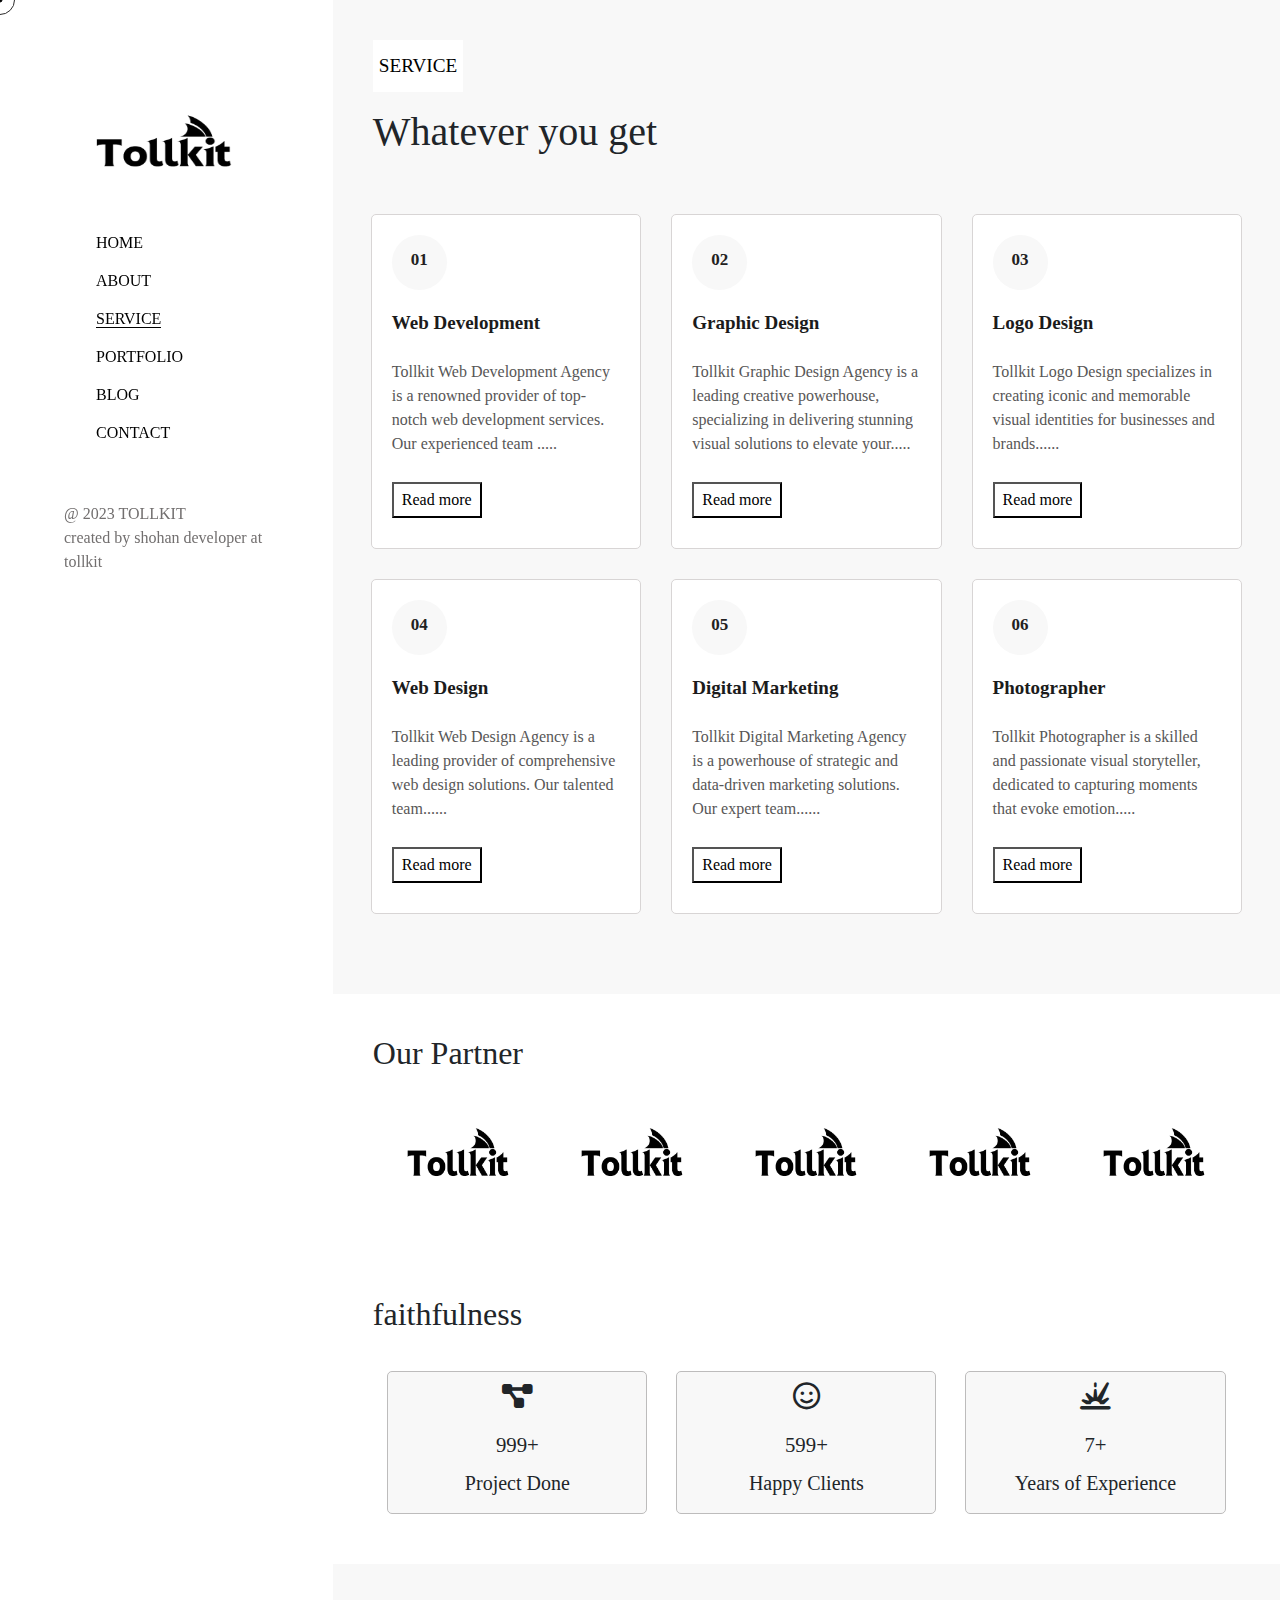
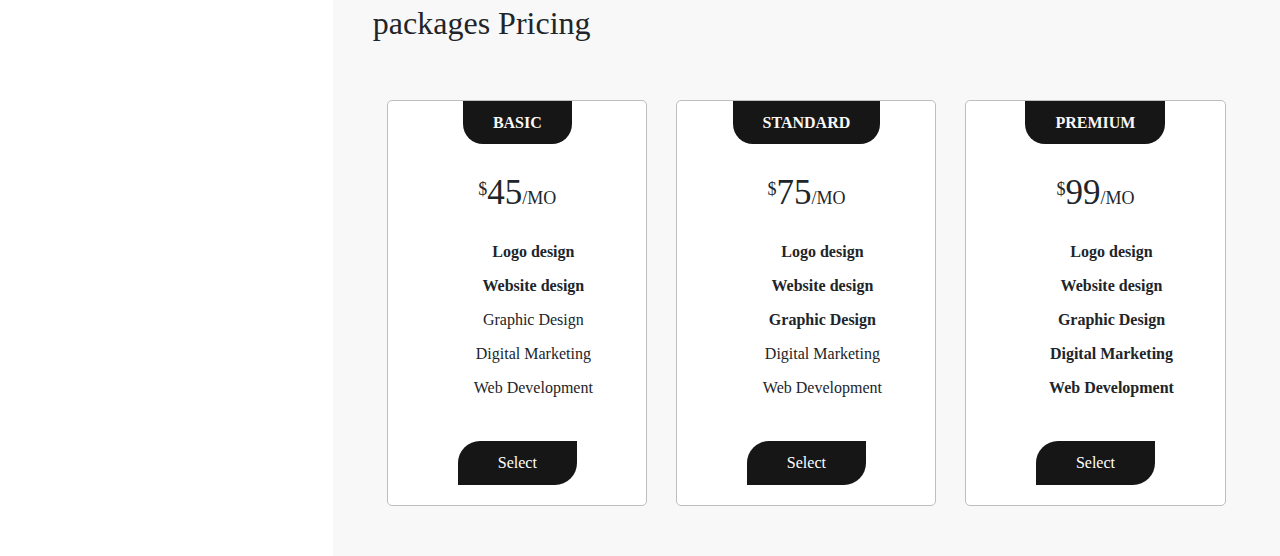
<file: portfolio/service.html>
<!DOCTYPE html>
<html lang="en">
<head>
    <meta charset="UTF-8">
    <meta http-equiv="X-UA-Compatible" content="IE=edge">
    <meta name="viewport" content="width=device-width, initial-scale=1.0">
    <title>Tollkit</title>
     <!--bootstrap cdn -->
     <link rel="stylesheet" href="css/bootstrap.min.css">
    <!-- font awasom cdn -->
    <link rel="stylesheet" href="css/all.min.css">
    <link rel="stylesheet" href="css/fontawesome.min.css">

    <!--custome style sheet-->
    <link rel="stylesheet" href="css/style.css">

</head>
<body>


<!-- mobile navber section start -->
<nav class="navbar navbar-expand-lg navbar-light bg-white" id="mobile_nav">
  <img src="img/logo.png" alt="" srcset="" class="logo_nav">
  <button class="navbar-toggler mt-3" type="button" data-bs-toggle="collapse" data-bs-target="#navbarSupportedContent" aria-controls="navbarSupportedContent" aria-label="Toggle navigation" id="mobile_icon">
      <span class="navbar-toggler-icon " ></span>
    </button>
  <div class="collapse navbar-collapse" id="navbarSupportedContent">
    <ul class="navbar-nav mb-2 mb-lg-0">
      <li class="nav-item">
        <a class="nav-link active" aria-current="page" href="index.html">HOME</a>
      </li>
      <li class="nav-item">
        <a class="nav-link active" aria-current="page" href="about.html">ABOUT</a>
      </li>
      <li class="nav-item">
        <a class="nav-link active" aria-current="page" href="service.html">SERVICE</a>
      </li>
      <li class="nav-item">
        <a class="nav-link active" aria-current="page" href="portfolio.html">PORTFOLIO</a>
      </li>
      <li class="nav-item">
        <a class="nav-link active" aria-current="page" href="blog.html">BLOG</a>
      </li>
      <li class="nav-item">
        <a class="nav-link active" aria-current="page" href="contact.html">CONTACT</a>
      </li>

    </ul>
  </div>
</nav>
<!-- mobile navber section stop -->
<!-- first section start -->
    <section class="first_sec" style="height: auto; width:25%; background-color:#fff;">
        <div class="sideber">
            <img src="img/logo.png" alt="" srcset="" class="logo">
            <div class="menu">
                <ul class="menu_list">
                    <li class="menu_iteem"><a href="index.html">HOME</a></li>
                    <li class="menu_iteem"><a href="about.html">ABOUT</a></li>
                    <li class="menu_iteem"><a href="service.html"style="border-bottom: 1px solid black; width: 50px;">SERVICE</a></li>
                    <li class="menu_iteem"><a href="portfolio.html">PORTFOLIO</a></li>
                    <li class="menu_iteem"><a href="blog.html">BLOG</a></li>
                    <li class="menu_iteem"><a href="contact.html">CONTACT</a></li>
                </ul>
            </div>
            <div class="copyright">
                <p>
                    @ 2023 TOLLKIT <br> created by shohan developer at <br> tollkit
                </p>
            </div>    
        </div>
    </section>
    <!-- first section stop -->
<!--second section start-->
   <!--about section start-->
   <div class="about_section">
    <div class="simple_text">
        <button style="background-color: #fff; border: none; font-size:larger;" class="mb-3">SERVICE</button>
        <h1>Whatever you get</h1>
    </div>
  <!-- simple text stop -->
    <div class="row" id="service_row">
      <!-- web development service start -->
      <div class=" col" id="service_col">
        <div class="serial_number"><h5>01</h5></div>
          <div class="service_name"><h5>Web Development</h5></div>
          <div class="service_details"><p>Tollkit Web Development Agency is a renowned provider of top-notch web development services. Our experienced team .....</p>
<!-- read more section start -->
          <div class="read_more_option">
            <div class="service_name"><h3 class="mb-4">Web Development</h3></div>
            <img src="img/Web Development.png" alt="">
            <p class="mt-5">Tollkit Web Development Agency is a renowned provider of top-notch web development services. Our experienced team of developers. designers, and digital strategists collaborates closely with clients to create stunning and functional websites that meet their unique requirements. From responsive design to custom web applications, we leverage the latest technologies and industry best practices to deliver exceptional results. Our expertise spans across various platforms and frameworks, including HTML5, CSS3, JavaScript, PHP, and WordPress. With a strong focus on user experience and conversion optimization, we ensure that your website not only looks impressive but also drives tangible business results. Trust us to elevate your online presence and propel your digital success.</p>
          </div>
<!-- read more section stop -->
          <button class="red_buttn">Read more</button>
        </div><!--service_details div-->
      </div><!--service col div-->
<!-- web development service section stop -->
 <!-- graphic designe section strat -->
      <div class=" col" id="service_col">
        <div class="serial_number"><h5>02</h5></div>
          <div class="service_name"><h5>Graphic Design</h5></div>
          <div class="service_details"><p>Tollkit Graphic Design Agency is a leading creative powerhouse, specializing in delivering stunning visual solutions to elevate your.....</p>
<!-- read more section start -->
          <div class="read_more_option">
            <div class="service_name"><h3 class="mb-4">Graphic Design</h3></div>
            <img src="img/Graphic Design Workshop .png" alt="">
            <p class="mt-5">Tollkit Graphic Design Agency is a leading creative powerhouse, specializing in delivering stunning visual solutions to elevate your brand. Our team of talented designers combines artistry with strategic thinking to create impactful designs that captivate audiences. From logo design and brand identity to print materials and digital graphics, we offer a comprehensive range of services tailored to your specific needs. With a keen eye for aesthetics and a deep understanding of branding principles, we strive to create designs that communicate your message effectively and leave a lasting impression. Partner with us to unlock the true potential of your brand through exceptional graphic design.</p>
          </div>
<!-- read more section stop -->
          <button class="red_buttn">Read more</button>
        </div><!--service_details div-->
      </div><!--service col div-->
      <!-- logo designe section start -->
      <div class=" col" id="service_col">
        <div class="serial_number"><h5>03</h5></div>
          <div class="service_name"><h5>Logo Design</h5></div>
          <div class="service_details"><p>Tollkit Logo Design specializes in creating iconic and memorable visual identities for businesses and brands......</p>
<!-- read more section start -->
          <div class="read_more_option">
            <div class="service_name"><h3 class="mb-4">Logo Design</h3></div>
            <img src="img/Art Design .png" alt="">
            <p class="mt-5">Tollkit Logo Design specializes in creating iconic and memorable visual identities for businesses and brands. Our team of talented designers combines creativity and strategy to craft unique and impactful logos that accurately represent your brand's essence. Through in-depth research and collaboration, we gain a deep understanding of your business values, target audience, and industry to create designs that resonate with your customers. We strive for simplicity, versatility, and timelessness in our logo designs, ensuring they are effective across various mediums and stand the test of time. Trust us to create a distinctive and visually compelling logo that leaves a lasting impression and sets your brand apart from the competition.</p>
          </div>
<!-- read more section stop -->
          <button class="red_buttn">Read more</button>
        </div><!--service_details div-->
      </div><!--service col div-->
      <!-- logo designe section stop -->

      <!-- logo designe section start -->
      <div class=" col" id="service_col">
        <div class="serial_number"><h5>04</h5></div>
          <div class="service_name"><h5>Web Design</h5></div>
          <div class="service_details"><p>Tollkit Web Design Agency is a leading provider of comprehensive web design solutions. Our talented team......</p>
<!-- read more section start -->
          <div class="read_more_option">
            <div class="service_name"><h3 class="mb-4">Web Design</h3></div>
            <img src="img/website design.png" alt="">
            <p class="mt-5">Tollkit Web Design Agency is a leading provider of comprehensive web design solutions. Our talented team of designers and developers work collaboratively to create visually stunning and highly functional websites that captivate audiences. From concept to implementation, we blend creativity with technical expertise to deliver results that exceed client expectations. We specialize in responsive design, ensuring seamless user experiences across devices. Whether you need a custom website, e-commerce platform, or a redesign of your existing site, we tailor our services to suit your specific needs. With a focus on user-centric design and optimization, we help businesses establish a strong online presence and drive conversions. Partner with us for cutting-edge web design that elevates your brand.</p>
          </div>
<!-- read more section stop -->
          <button class="red_buttn">Read more</button>
        </div><!--service_details div-->
      </div><!--service col div-->
      <!-- logo designe section stop -->

            <!-- logo designe section start -->
            <div class=" col" id="service_col">
              <div class="serial_number"><h5>05</h5></div>
                <div class="service_name"><h5>Digital Marketing</h5></div>
                <div class="service_details"><p>Tollkit Digital Marketing Agency is a powerhouse of strategic and data-driven marketing solutions. Our expert team......</p>
      <!-- read more section start -->
                <div class="read_more_option">
                  <div class="service_name"><h3 class="mb-4">Digital Marketing</h3></div>
                  <img src="img/Digital Marketing .png" alt="">
                  <p class="mt-5">Tollkit Digital Marketing Agency is a powerhouse of strategic and data-driven marketing solutions. Our expert team of digital marketers excels in creating effective campaigns that drive measurable results. From search engine optimization (SEO) and pay-per-click (PPC) advertising to social media management and content marketing, we offer a comprehensive suite of services tailored to your business goals. We combine industry insights with innovative techniques to optimize your online presence and reach your target audience. With a focus on ROI, we constantly monitor and analyze campaign performance, making data-driven adjustments for continuous improvement. Trust us to maximize your brand's visibility, engage your audience, and deliver tangible business growth through our dynamic digital marketing strategies.</p>
                </div>
      <!-- read more section stop -->
                <button class="red_buttn">Read more</button>
              </div><!--service_details div-->
            </div><!--service col div-->
            <!-- logo designe section stop -->

                  <!-- logo designe section start -->
      <div class=" col" id="service_col">
        <div class="serial_number"><h5>06</h5></div>
          <div class="service_name"><h5>Photographer</h5></div>
          <div class="service_details"><p>Tollkit Photographer is a skilled and passionate visual storyteller, dedicated to capturing moments that evoke emotion.....</p>
<!-- read more section start -->
          <div class="read_more_option">
            <div class="service_name"><h3 class="mb-4">Photographer</h3></div>
            <img src="img/photography.png" alt="">
            <p class="mt-5">Tollkit Photographer is a skilled and passionate visual storyteller, dedicated to capturing moments that evoke emotion and preserve memories. With an artistic eye and technical expertise, we specialize in various genres, including portrait, wedding, nature, and commercial photography. We strive to create stunning and authentic imagery that reflects your unique personality or brand. Whether it's a special occasion, a professional project, or a personal journey, we approach every photo shoot with creativity, professionalism, and attention to detail. Our commitment to excellence ensures that each photograph conveys a powerful narrative, leaving a lasting impact on viewers. Trust us to immortalize your cherished moments with breathtaking photographs that stand the test of time.</p>
          </div>
<!-- read more section stop -->
          <button class="red_buttn">Read more</button>
        </div><!--service_details div-->
      </div><!--service col div-->
      <!-- logo designe section stop -->
  </div><!--service row div--> 
</div><!--About section dev-->





<div class="about_section" style="background-color: #fff; padding: 0 40px 20px;">
  <div class="tollkit_clientlogos">
    <h2>Our Partner</h2>
     <div class="logos_slider">
      <img src="img/logo.png" alt="">
      <img src="img/logo.png" alt="">
      <img src="img/logo.png" alt="">
      <img src="img/logo.png" alt="">
      <img src="img/logo.png" alt="">
      <img src="img/logo.png" alt="">
      <img src="img/logo.png" alt="">
      <img src="img/logo.png" alt="">
     </div>
     <div class="logos_slider">
      <img src="img/logo.png" alt="">
      <img src="img/logo.png" alt="">
      <img src="img/logo.png" alt="">
      <img src="img/logo.png" alt="">
      <img src="img/logo.png" alt="">
      <img src="img/logo.png" alt="">
      <img src="img/logo.png" alt="">
      <img src="img/logo.png" alt="">
     </div>
    </div>
</div>

<!-- faithfulness section start -->
<div class="about_section" style="background-color: #fff; padding: 0px 40px;">
  <h2>faithfulness</h2>
  <div class="faithfulness_section">
    <div class="tollkit_counter">
      <p><i class="fa-solid fa-diagram-project"></i></p>
      <div class="tollkit_counter_number">999+</div>
      <h5>Project Done</h5>
    </div>
    <div class="tollkit_counter">
      <p><i class="fa-regular fa-face-smile"></i></p>
      <div class="tollkit_counter_number">599+</div>
      <h5>Happy Clients</h5>
    </div>
    <div class="tollkit_counter">
      <p><i class="fa-solid fa-explosion"></i></p>
      <div class="tollkit_counter_number">7+</div>
      <h5>Years of Experience</h5>
    </div>
  </div>
</div>
<!-- faithfulness section stop -->











<!-- pricing table section start -->
<div class="about_section">
  <h2>packages Pricing</h2>
  <div class="tollkit_pricing_table">
    <div class="pricing_card">
      <h3 class="pricing_card_header">Basic</h3>
      <div class="price"><sup>$</sup>45<span>/MO</span></div>
      <ul>
        <li><strong>Logo design</strong></li>
        <li><strong>Website design</strong></li>
        <li>Graphic Design</li>
        <li>Digital Marketing</li>
        <li>Web Development</li>
      </ul>
      <a href="#" class="select_button">Select</a>
    </div>
    <div class="pricing_card">
      <h3 class="pricing_card_header">Standard</h3>
      <div class="price"><sup>$</sup>75<span>/MO</span></div>
      <ul>
        <li><strong>Logo design</strong></li>
        <li><strong>Website design</strong></li>
        <li><strong>Graphic Design</strong></li>
        <li>Digital Marketing</li>
        <li>Web Development</li>
      </ul>
      <a href="#" class="select_button">Select</a>
    </div>
    <div class="pricing_card">
      <h3 class="pricing_card_header">Premium</h3>
      <div class="price"><sup>$</sup>99<span>/MO</span></div>
      <ul>
        <li><strong>Logo design</strong></li>
        <li><strong>Website design</strong></li>
        <li><strong>Graphic Design</strong></li>
        <li><strong>Digital Marketing</strong></li>
        <li><strong>Web Development</strong></li>
      </ul>
      <a href="#" class="select_button">Select</a>
    </div>

  </div>
</div>
<!-- pricing table section stop -->




 <!-- popup section start  -->
  <div class="popup_parent">
    <div class="popup_content">
      <div class="popup_header">
        <span class="close_icon"><i class="fa-regular fa-circle-xmark"></i></span>
      </div>
      <div class="popup_body">
        <p>Tollkit Web Development Agency is a renowned provider of top-notch web development services. Our experienced team of developers. designers, and digital strategists collaborates closely with clients to create stunning and functional websites that meet their unique requirements. From responsive design to custom web applications, we leverage the latest technologies and industry best practices to deliver exceptional results. Our expertise spans across various platforms and frameworks, including HTML5, CSS3, JavaScript, PHP, and WordPress. With a strong focus on user experience and conversion optimization, we ensure that your website not only looks impressive but also drives tangible business results. Trust us to elevate your online presence and propel your digital success.</p>
      </div>
      <div class="popup_footer">
        <button class="popup_close_butn">close</button>
      </div>
    </div>
  </div>
 <!-- popup section stop  -->
<!-- coourser effect start  -->
  <div class="cursor_one"></div>
  <div class="cursor_two"></div>
<!--  coourser effect stop  -->   
<!--bootstrap js-->
<script src="js/bootstrap.bundle.min.js"></script>
  <!-- custome style js   -->
<script src="js/style.js"></script>
<script src="js/service.js"></script>

</body>
</html>
</file>
<file: portfolio/css/style.css>
body{
    font-family: cursive;
}
/* responsive navber section css start */
.navbar-nav {
 
    align-items: inherit;
}
.logo_nav{
    height: 70px;
    width: 90px;

}
#mobile_nav{
    display: inline-block;
  width: 95%;
  
 
}
#mobile_icon{
 float: right;
 
}

/* responsive navber section css stop */
/* coourser effect start */
.cursor_one{
    position: fixed;
    width: 30px;
    height: 30px;
    border: 1px solid rgb(43, 42, 42);
    border-radius: 50%;
    left:0;
    top: 0;
    pointer-events: none;
    transform: translate(-50%, -50%);
    transition: .1s;
}
.cursor_two{
    position: fixed;
    width: 5px;
    height: 5px;
    border: 1px solid rgb(0, 0, 0);
    background-color: #000000;
    border-radius: 50%;
    left:0;
    top: 0;
    pointer-events: none;
    transform: translate(-50%, -50%);
    transition: .1s;
}

/* coourser effect stop */
/* sideber css start */
.sideber{
    margin:5% 0 0 5%;
    box-sizing: border-box;
    position: fixed;
    
}
.logo{
    height: 160px;
    width: 200px;
}
.menu ul li{
    list-style: none;
    line-height: 38px;
    
}
.menu ul li a{
    list-style: none;
    text-decoration: none;
    color: black;
    font-size: 16px;
    
    
}
.copyright{
    color: rgb(114, 111, 111);
    margin-top: 50px;
    
}
/* sideber section stop */

/* index page css start */
/* Second section start */
.second_section{
   float: right;
    width: 74%;
    height: auto;
    margin: auto;
    background-color: #f8f8f8;
    position: relative;
    max-height: 100vh;
    padding: 15% 40px;

}
.home_section{
    float: left;
    margin-right: 80px;
}
/*image aniamtion*/
.image_animation{
    position: relative;
    width: 280px;
    height: 280px;
    background-color: #ffffff;
    border-radius: 50%;
    overflow: hidden;

}
.image_animation:hover::after{
    background: #000000;
}
.image_animation::before{
content: '';
position: absolute;
inset: -10px 90px;
background: linear-gradient(315deg, #aa02dd, #ff9a03);
transition: 0.5s;
animation: animate 6s linear infinite;

}
.image_animation:hover::before{
    inset: -20px 0px;
}
@keyframes animate{
    0%{
        transform: rotate(0deg);
    }
    100%{
        transform: rotate(360deg);
    }
}
.image_animation::after{
    content: '';
    position: absolute;
    inset: 6px;
    background: #575656;
    border-radius: 50%;
    z-index: 1;
}
.img_box{
    position: absolute;
    inset: 30px;
    border: 5px solid #ffffff;
    z-index: 3;
    display: flex;
    justify-content: center;
    align-items: center;
    flex-direction: column;
    border-radius: 50%;
    overflow: hidden;
}
.img_box img{
   position: absolute;
   top: 0;
   left: 0;
   height: 100%;
   width: 100%;
   object-fit: cover;
   transition: 0.5s;
   pointer-events: none;
   z-index: 3; 
}
.image_animation:hover .img_box img{
opacity: 0;
}
.image_animation h2{
    position: relative;
    font-size: 1.8em;
    text-align: center;
    color: #fff;
    text-align: center;
    font-family: cursive;
    font-weight: 600;
    letter-spacing: 0.05em;
  
}
.image_animation h2 span{
    font-weight: 300;
    font-size: 0.7em;
    
}
.image_animation a{
    margin-top: 10px;
  position: relative;  
  padding: 5px 20px;
  background: #fff;
  color: #000000;
  border-radius:25px 0 25px 0 ;
  font-size: 1em;
  text-transform: uppercase;
  text-decoration: none;
  transition: 0.5s;
  font-family: cursive;
  border: 3px solid rgb(253, 207, 2);
  
}
.image_animation a:hover{
    letter-spacing: 0.1em;
    background-color: #000000;
    color: #fff;
}
/*image_animation section stop*/
.text_section{
    margin-top: 30px;
   line-height: 30px;
  
}
.text_section h1{
    font-size :50px;
    font-weight: 600;
    margin-bottom: 20px;
}
.text_section p{
    font-size :18px;
    font-weight: 500;
    line-height: 35px;
}
/* social icon designe start */
.social_icon a i{
 color: #000000;
 font-size:x-large;
 letter-spacing: 20px;
}
/* index page end */

/* about page start */
.about_section{
    float: right;
    width: 74%;
    height: auto;
    margin: auto;
    background-color: #f8f8f8;
    position: relative;
    padding:0 40px;

}
.about_section_second{
    float: right;
    width: 74%;
    height: auto;
    margin: auto;
    background-color: #ffffff;
    position: relative;
    padding:0 40px;
}
.simple_text{
    padding: 40px 0;
    line-height: 50px;
}
.about_img img{
        width: 100%;
        height: auto;
      
}
.simple_text2{
    padding: 35px 0;
    line-height: 45px;  
}
.simple_text2 h1{
    font-weight: 900;
}
.simple_text2 h6{
    font-weight: 500;
    font-size: 20px;
    margin-bottom: 30px;
}
.simple_text2 p{
    padding: 50px 0;
    font-weight: 400;
    font-size: 17px;
    line-height: 30px;
    border-top: 1px solid rgb(90, 89, 89);
    border-bottom: 1px solid rgb(99, 97, 97);
    color: #5f5d5d;
}
.first_t{
    display: inline-block;
    line-height: 30px;
    width: 40%;
}
.second_t{
    display: inline-block;
    margin-left: 10%;
    line-height: 30px;
    width: 40%;

}
.data1{
    color: #000000;
    font-size: 18px;
    font-weight: 600;
    
}
.data2{
    padding-left: 50px;
    color: #504e4e;
   
}
.cv{
    padding: 70px 0px;
}
.cv a{
    padding: 12px 24px;
    background-color: #000000;
    color: #fff;
   
    text-decoration: none;
    border-radius: 25px 0 25px 0 ;
}
.skill{
    display: inline-block;
    width: 48%;
    margin: auto;
    padding-right: 30px;
    margin-bottom: 20px;
}
.skill h3{
    padding: 20px 0;
}
/* first section stop */
/* skill section start */
.skill .bar{
margin: 20px 0;
}
.skill .bar .info{
    margin-bottom: 6px;
}
.skill .bar .info span{
    font-size: 16px;
    font-weight: 500;
}
.skill .bar .progress_line{
    position: relative;
    height: 3px;
    width: 100%;
    background-color: #d1d0d0;
    border-radius: 10px;
    transform: scaleX(0);
    transform-origin: left;
   animation: animated 1s cubic-bezier(1,0,0.5,1) forwards;
}
.bar .progress_line span{
    position: absolute;
    height: 100%;
    width: 80%;
    background-color: #000000;
    border-radius: 10px;
    transform: scaleX(0);
    transform-origin: left;
   animation: animated 1s 1s cubic-bezier(1,0,0.5,1) forwards;
}
@keyframes animated{
    100%{
        transform: scaleX(1);
    }
}

.progress_line.HTML span{
    width: 95%; 
}
.progress_line.Css span{
    width: 85%; 
}
.progress_line.PHP span{
    width: 70%; 
}
.progress_line.JavaScript span{
    width: 80%; 
}
.progress_line.Illustrator span{
    width: 80%; 
}
.progress_line.photoshop span{
    width: 60%; 
}
.progress_line.Figma span{
    width: 70%; 
}
.progress_line.Responsive span{
    width: 95%; 
}


.bar .progress_line span::before{
    position: absolute;
    content: "";
    right: 0;
    top: -10px;
    height: 0;
    width: 0;
    border: 8px solid transparent;
    border-bottom-width: 0px;
    border-right-width: 0px;
    border-top-color: #000000;
    opacity: 0;
    animation: showtex 0.5s 1.5s linear forwards;

}
.bar .progress_line span::after{
    position: absolute;
    content: "80%";
    right: 0;
    top: -25px;
    color: #fff;
    font-size: 10px;
    font-weight: 500;
    background-color: #000000;
    padding: 1px 7px;
    border-radius: 3px;
    opacity: 0;
    animation: showtex 0.5s 1.5s linear forwards;

}
@keyframes showtex{
    100%{
        opacity: 1;
    }
}
.bar .progress_line.HTML span::after{
    content: "95%"; 
}
.bar .progress_line.Css span::after{
    content: "85%"; 
}
.bar .progress_line.PHP span::after{
    content: "70%"; 
}
.bar .progress_line.JavaScript span::after{
    content: "80%"; 
}
/* education and experience section strt */
.row{
    column-gap: 30px;
    padding: 60px 0;
    grid-template-columns: 1fr 1fr;
}
.title{
    color: #000000;
    padding: 0px 0px 30px 30px;
    font-weight: 600;

}
.col .contents{
    padding: 0px 30px;
    border-left: 1px solid #525050;
    
}
.col .contents .box{
    position: relative;
    padding: 20px;
    background-color: #ffffff;
    cursor: pointer;
    transition: all 0.4s;
    margin-bottom: 20px;
    border-radius: 5px;
}
.col .contents .box ::before{
    content: '';
    position: absolute;
    width: 17px;
    height: 17px;
    border-radius: 50%;
    right: calc(100% + 22px);
    top: 0;
    background-color: #ffffff;
    border: 2px solid rgb(133, 129, 129);

}
.box h4{
   font-weight: 700;
   font-size: 16px; 
   color: #7a7777; 
}
.box h3{
   font-weight: 700;
   font-size: 18px;
   color: #646262;
   
}
.box h2{
   font-weight: 700;
   font-size: 19px;
   color: #2e2c2c;
   
}


/* education and experience section stop */

/* testmonial section start */
.testmonials{
    text-align: center;
}
.innr{
    margin: auto;
    overflow: hidden;
    

}
.innr h1{
    padding-bottom: 40px;
    color: #353434;
    font-weight: 700;
}
.row_testmonial{
    display: flex;
    flex-wrap: wrap;
    justify-content: center;


}
.col_testmonial{
    flex: 30%;
    max-width: 31%;
    box-sizing: border-box;
    padding: 0 15px;
   

}
.testmonial{
    background: #F8F8F8;
    padding: 25px 5px;
    border-radius: 20px;
}
.testmonial img{
    width: 80px;
    height: 80px;
    border-radius: 50%;
}
.nam{
    font-size: 20px;
    margin: 10px 0;
    font-weight: 600;
    color: #4d4b4b;
}
.star{
  margin-bottom: 10px; 
 color: #363636; 
}
/* testmonial section stop */



/* service page start */

#service_row{
    column-gap: 30px;
    padding: 10px 10px 50px 10px;
    display: flex;
   
}
#service_col{
    background-color: white;
   padding: 20px ;
   border: 1px solid rgb(216, 213, 213);
   flex: 30%;
   max-width: 32%;
  margin-bottom: 30px;
  border-radius: 5px;
  
}

.serial_number{
 
height: 55px;
width: 55px;
background-color: #F8F8F8;
border-radius: 100%;
position: relative;
display: inline-block;
text-align: center;
margin-bottom: 22px;
    
}
.serial_number h5{
    text-align: center;
    line-height: 50px;
    font-weight: 600;
    color: #222121;
    font-size: 17px;
    
}
.service_name h5{
    font-weight: 600;
    margin-bottom: 25px;
    color: #1b1b1b;
    font-size: 19px;
}
.service_details{
    font-size: 16px;
color: #575656;
}
.red_buttn{
    background-color: #fff;
    padding: 4px 8px;
    margin: 10px 0;
}

#service_col:hover .red_buttn{
    background-color: #000000;
    color: #ffffff;
    border-radius: 20px 0 20px 0;
    transition: .4s;
}
#service_col:hover .serial_number{
    background-color: #c2bdbd;
    transition: .4s;
}
#service_col:hover{
    border: 1px solid rgb(192, 189, 189);
}
#service_col .service_details .read_more_option{
    display: none;
}

/* service page popup designe start*/
.popup_parent{
    position: fixed;
    height: 100%;
    width: 100%;
    left: 0;
    top: 0;
    background: rgba(5, 5, 5, 0.9);
    z-index: 500;
    visibility: hidden;
    opacity: 0.1;
    transition: all 0.5s ease-in-out;
}
.popup_parent.open{
    visibility: visible;
    opacity: 1;
}
.popup_parent .popup_content{
    background-color: #ffffff;
    width: 700px;
    position: absolute;
    left: 50%;
    top: 50%;
    transform: translate(-50%, -50%);
}
.popup_parent .popup_content{
    padding: 15px;
    max-height: 500px;
    overflow-y: auto;
}
.popup_parent .popup_content img{
    width: 98%;
    display: block;
    margin-top: 15px;
    margin: auto;
}
.close_icon{
font-size: 30px;
position: absolute;
text-align: center;
right: 5px;
top: 5px;
}
.close_icon i:hover{
    color: white;
    background-color: #000000;
    transition: 1s;
    border-radius: 50%;
    border: 2px solid black;
}

.popup_parent .popup_header{
    padding: 0 20px;
}
.popup_parent .popup_body{
    padding: 10px;
}
.popup_parent .popup_footer{
    padding: 10px;
    text-align: right;
}
.popup_close_butn{
    padding: 5px 12px;
    border-radius: 5px;
}
/* service page popup designe stop*/


/* faithfulness section start */
.faithfulness_section{
    display: flex;
    justify-content: space-around;
    align-items: center;
    width: 100%;
    height: auto;
    padding: 30px 0 50px 0;
    
}
.tollkit_counter{
    
    width: 30%;
    text-align: center;
    border-radius: 5px;
    border: 1px solid #bdbcbc;
    padding: 10px 0;
    background-color: #F8F8F8;

}
.tollkit_counter i {
   
    font-size: 1.7rem;
}
.tollkit_counter .tollkit_counter_number{
    font-size: 1.3rem;
    margin-bottom: 10px;
}
/* faithfulness section stop */

/*logo carousel system start*/
.tollkit_clientlogos{
overflow: hidden;
padding-bottom: 5px;
white-space: nowrap;

}
.tollkit_clientlogos:hover .logos_slider{
    animation-play-state: paused;
}
.logos_slider {
    display: inline-block;
    animation: 30s clintLogoAnimate infinite linear;

}
.logos_slider img{
    height: 150px;
    margin: 0 10px;

}

@keyframes clintLogoAnimate{
    from{
        transform: translateX(0);
    }
    to{
        transform: translateX(-100%);
    }
}


/*logo carousel system stop*/

/* pricing table section style start */
.about_section h2{
    padding-top: 40px;
   
    
}
.tollkit_pricing_table{
    display: flex;
    flex-wrap: wrap;
    justify-content: space-around;
    width: 100%;
    
 
}
.pricing_card{
   
   background-color: #fff;
    width: 30%;
    margin: 50px 5px;
   text-align: center;
    overflow: hidden;
    cursor: pointer;
    transition: .3s linear;
  border: 1px solid rgb(192, 189, 189);
  border-radius: 5px;
}
.pricing_card_header{
    background-color: rgb(22, 22, 22);
    color: #F8F8F8;
    display: inline-block;
    border-radius: 0 0 20px 20px;
    text-transform: uppercase;
    font-size: 16px;
    font-weight: 600;
    padding: 12px 30px;
    transition: .8s linear;
}
.pricing_card:hover .pricing_card_header{
    box-shadow: 0 0 0 26em rgb(99, 97, 97);
}
.price{
    font-size: 35px;
    margin: 15px 0;
    transition: .2s linear;
}

.price sup, .price span{
font-size: 18px;
font-size: 700;
}
.pricing_card:hover ,.pricing_card:hover .price{
    color: #fff;
}
.pricing_card li{
    list-style: none;
    padding: 5px 0;

}
.select_button{
    display: inline-block;
    margin: 20px 0;
    color: #fff;
    background-color: rgb(22, 22, 22);
    padding: 10px 40px;
    border-radius: 22px 0 22px 0;
    text-decoration: none;
    transition: .3s linear;
    font-size: 16px;
    font-weight: 500;


}
.select_button:hover{
background-color: white;
color: black;

}

/* pricing table section stop */

/* portfolio page start */

.imageButns{
    padding: 20px 0;
}
.imageButns ul{
    display: flex;
    justify-content: center;
    align-items: center;
    flex-wrap: wrap;
    list-style: none;
}
.imageButns ul li{
    display: inline-block;
    padding: 3px 0;
    font-size: 18px;
    color: #575555;
    margin: 4px 10px;
    cursor: pointer;
    transition: 0.4s;
    }

.imgBtn.active{
    position: relative;
    color: #000000;
    font-weight: 600;
  
}
.portfolio_image_gallery ul li:hover{
    color: #000000;
    font-weight: 600;
}

.imgBtn.active::after{
    content: '';
    position: absolute;
    top: 110%;
    left: 0;
    width: 100%;
    height: 2px;
    background-color: #000000;
    animation: portfolioanimate 0.4s linear;
}
@keyframes portfolioanimate{
    0%{
        transform: scale(0);

    }
    100%{
        transform: scale(1);
    }
}

.portfolio_filter_image{
    position: relative;
    width: 100%;
    display: grid;
    grid-template-columns: repeat(3, 1fr);
    grid-gap: 10px;
    padding-bottom: 30px;
}
.portfolio_image_card{
position: relative;
width:280px;
height: auto;
cursor: pointer;
}
.portfolio_filter_image .portfolio_image_card.hide{
    display: none;
}
.portfolio_filter_image .portfolio_image_card.activ{
    display: block;
}
.portfolio_image_card .portfolio_imgBox{
position: relative;
max-width: 98%;
height: auto;
}
.portfolio_image_card .portfolio_imgBox img{
object-fit: cover;
display: block;
width: 100%;
min-height: 280px;
transition:  0.5s;
}
.portfolio_image_card:hover .portfolio_imgBox img {
    transform: scale(1.06);
  }
.portfolio_image_card .imgText{
    position: absolute;
    top: 0;
    left: 0;
    width: 100%;
    height: 100%;
    display: flex;
    justify-content: center;
    align-items: center;
    flex-direction: column;
}

.view_details{
    opacity: 0;
    transition: 0.3s linear;
}
.portfolio_image_card:hover .view_details{
    opacity: 1;
}


.view_details{
    padding: 10px 25px;
    background-color: #000000;
    color: white;
    border: 2px solid rgb(255, 187, 0);
    border-radius: 23px 0 23px 0;
}
/* portfolio page stop */

/* blog page start */

#service_row .blog_col{
   min-width: 47%;
    height: auto;
    text-align: center;
    display: block;
    margin: 0;
    padding:  0px;
    
}
.blog_heading h5{
    color: #000000;
    padding: 20px 0 20px 0;
}
 .blog_img img{
    height: 250px;
    width: 90%;
    margin: auto;
    border-radius: 10px;
    padding: 10px 0;
    transition: transform 0.5s ease;
}

.blog_img:hover img {
    transform: scale(1.1);
  }
.name_date{
    font-size: 15px;
    padding: 8px 0;
 color: #7a7777;
    border-bottom: 1px solid rgb(153, 153, 153);
    width: 90%;
    margin: auto;
}
/* map designe start */
.tollkit_map iframe{
    width:98%;
    margin: auto;
     height:400px; 

}
/* map designe stop */
form{
    display: flex;
    flex-direction: column;
    width: 98%;
    padding: 40px 0;
    border-radius: 10px
}
form h4{
    margin-bottom: 30px;
}
form input{
    margin: 10px 0;
    padding: 10px;
    outline: none;
    font-size: 16px;
}
form textarea{
    margin: 10px 0;
    padding: 25px;
    outline: none;
    font-size: 18px;  
}
form button{
    padding: 13px;
    background-color: #000000;
    color: white;
    font-size: 20px;
    cursor: pointer;
    margin-top: 15px;
}


/* media queri section start for all page  */

 /* all page  mobile view resaponsive */

@media screen and (max-width:768px){
    .about_section{
        width: 100%;
    }
    .about_section_second{
        width: 100%; 
    }
    }

 /* all page  mobile view resaponsive  stop*/

/* sidebar and naveber responsive start */
@media screen and (max-width:768px){
    .first_sec{
        display: none;
    }
    .second_section{
        width: 100%;
    }
    }
    
    @media screen and (min-width:769px){
    
    #mobile_nav{
        display: none;
    }
    
    }

/* sidebar and naveber responsive stop */

/* index page responsive start */
@media(max-width: 768px){
    .text_section h1{
        font-size: 40px;
    }
}
@media(max-width: 440px){
    .text_section h1{
        font-size: 25px;
    }
}

/* index page responsive stop */

/* about page resopnsive start */
@media(max-width: 768px){
    .skill{
        width: 98%;
        margin: auto;
        padding: 0;
    }
    .first_t{
        width: 98%;
        margin: auto;
    }
    .second_t{
        width: 98%;
        margin: auto;
       align-items: center;
    }
}
@media(max-width: 1150px){
   
    .first_t{
        width: 98%;
        margin: auto;
    }
    .second_t{
        width: 98%;
        margin: auto;
        flex-wrap: wrap;
    }
}

/* education and experience section media query */
@media(max-width: 768px){
    .row{
        grid-template-columns: 1fr;
    }
    .row .col:nth-child(2){
        margin-top: 30px;
    }
}

/* testmonial section media query*/
@media screen and (max-width:768px){
    .col_testmonial{
        flex: 100%;
        max-width: 100%;
        margin-bottom: 20px;
       
    
    }

}
/* about page resopnsive stop*/

/* service page responsive start */
@media(max-width: 768px){

    #service_row .col:nth-child(2){
        margin-top: 0px;
    }
}


/* service page responsiv stop */
@media(max-width: 915px){
    #service_row {
        column-gap: 10px;
        padding: 10px 0px 50px 10px;

    }
  
}
@media(max-width: 550px){
    .red_buttn {
        font-size: 14px;
        padding: 2px 4px;

    }
    #service_col{
        max-width: 98%;
     
       
    }
    #service_row {
        column-gap: 10px;
        
    }   
    .service_name h5{
        font-size: 10px;
    }
    .pricing_card {
        margin:10px auto;
        width: 98%;
   
}
}
/* portfolio page responsive start */
@media(max-width: 500px){
    .portfolio_filter_image{

        grid-template-columns: repeat(1, 1fr);
}
.portfolio_image_card{
    width:150px;
    height: auto;
   
    }
.imageButns ul li{
    font-size: 10px;
    margin: 4px 5px;
    }
}

@media(max-width: 768px){
    .portfolio_filter_image{
        grid-template-columns: repeat(2, 1fr);

}
.portfolio_image_card{
    width:200px;
    height: auto;
   
    }

.imageButns ul li{
    font-size: 14px;
    margin: 4px 5px;
    }

}
@media(max-width: 1000px){
    .portfolio_image_card{
        width:250px;
        height: auto;
       
        }

}
/* portfolio page responsive stop */

/* blog page responsive start */
@media(max-width: 550px){
    .portfolio_image_card{
        width:250px;
        height: auto;
       
        }

}

/* blog page responsive stop */
</file>
